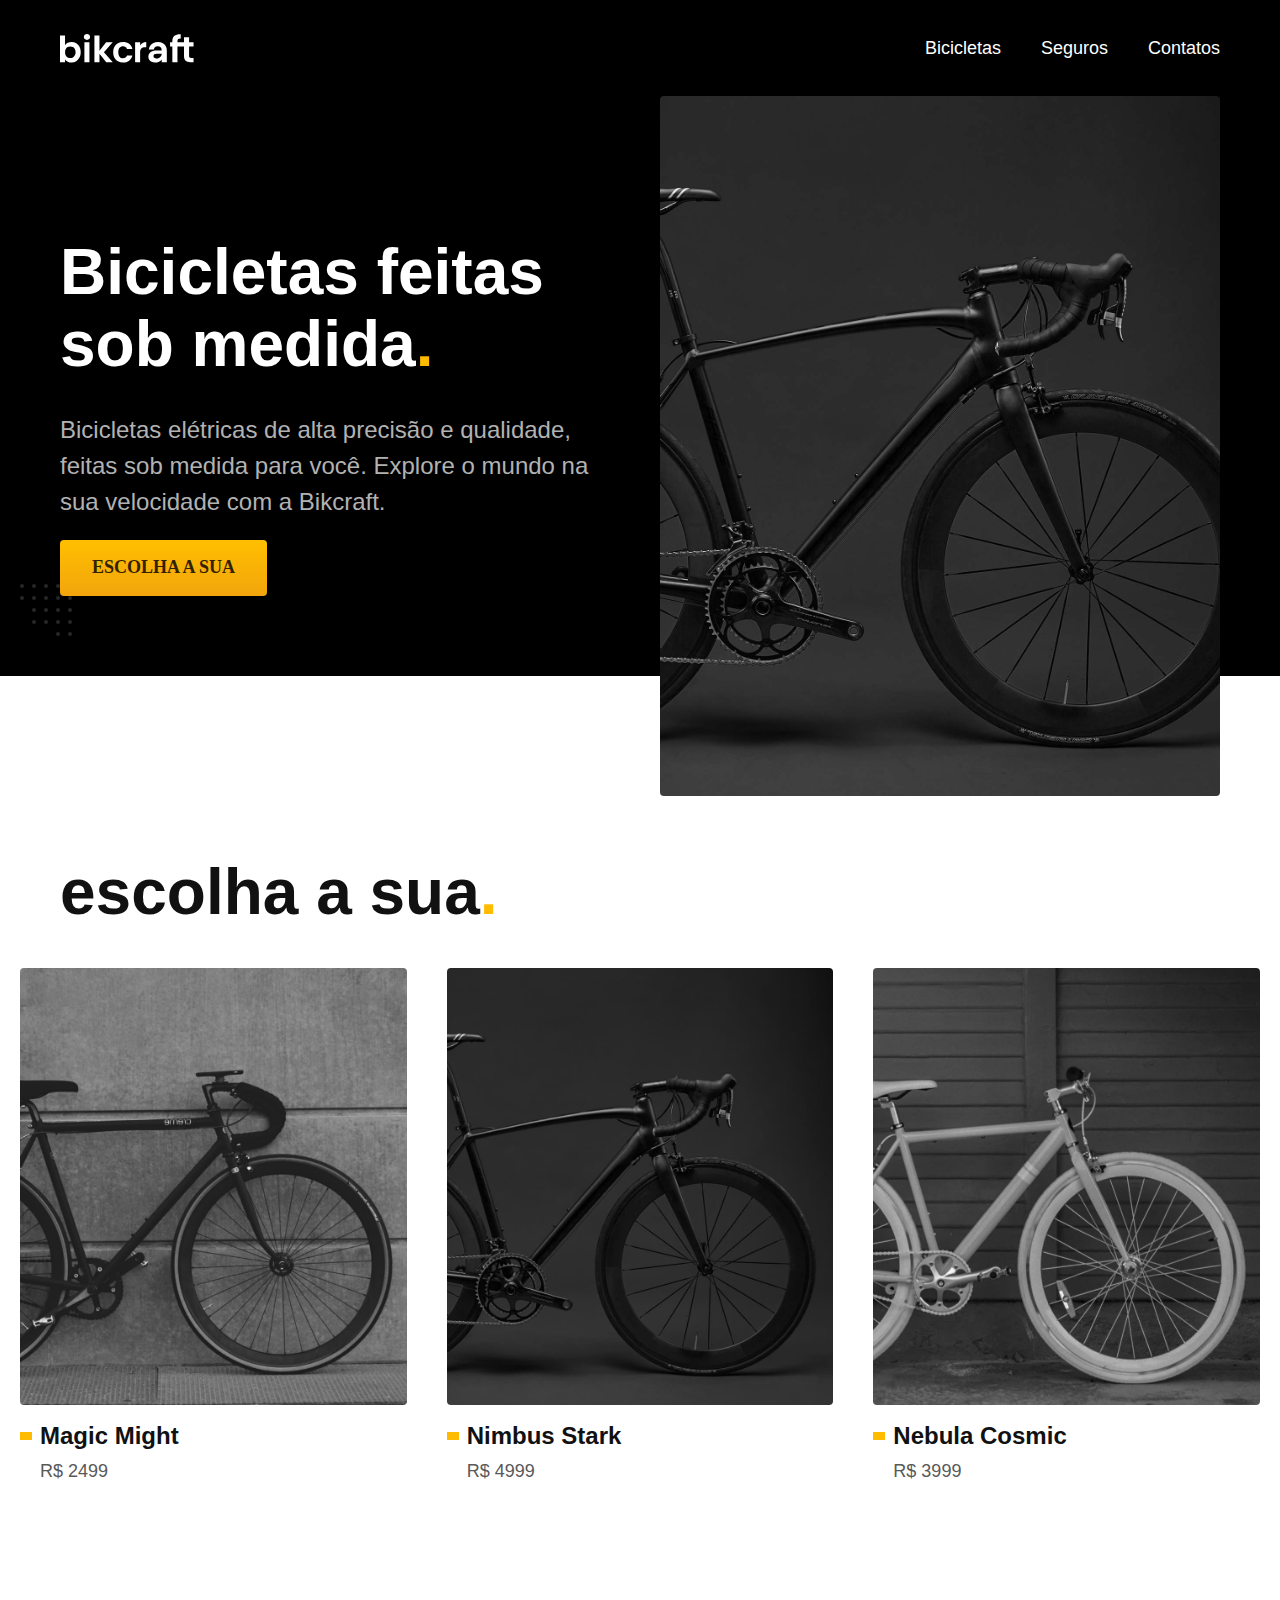
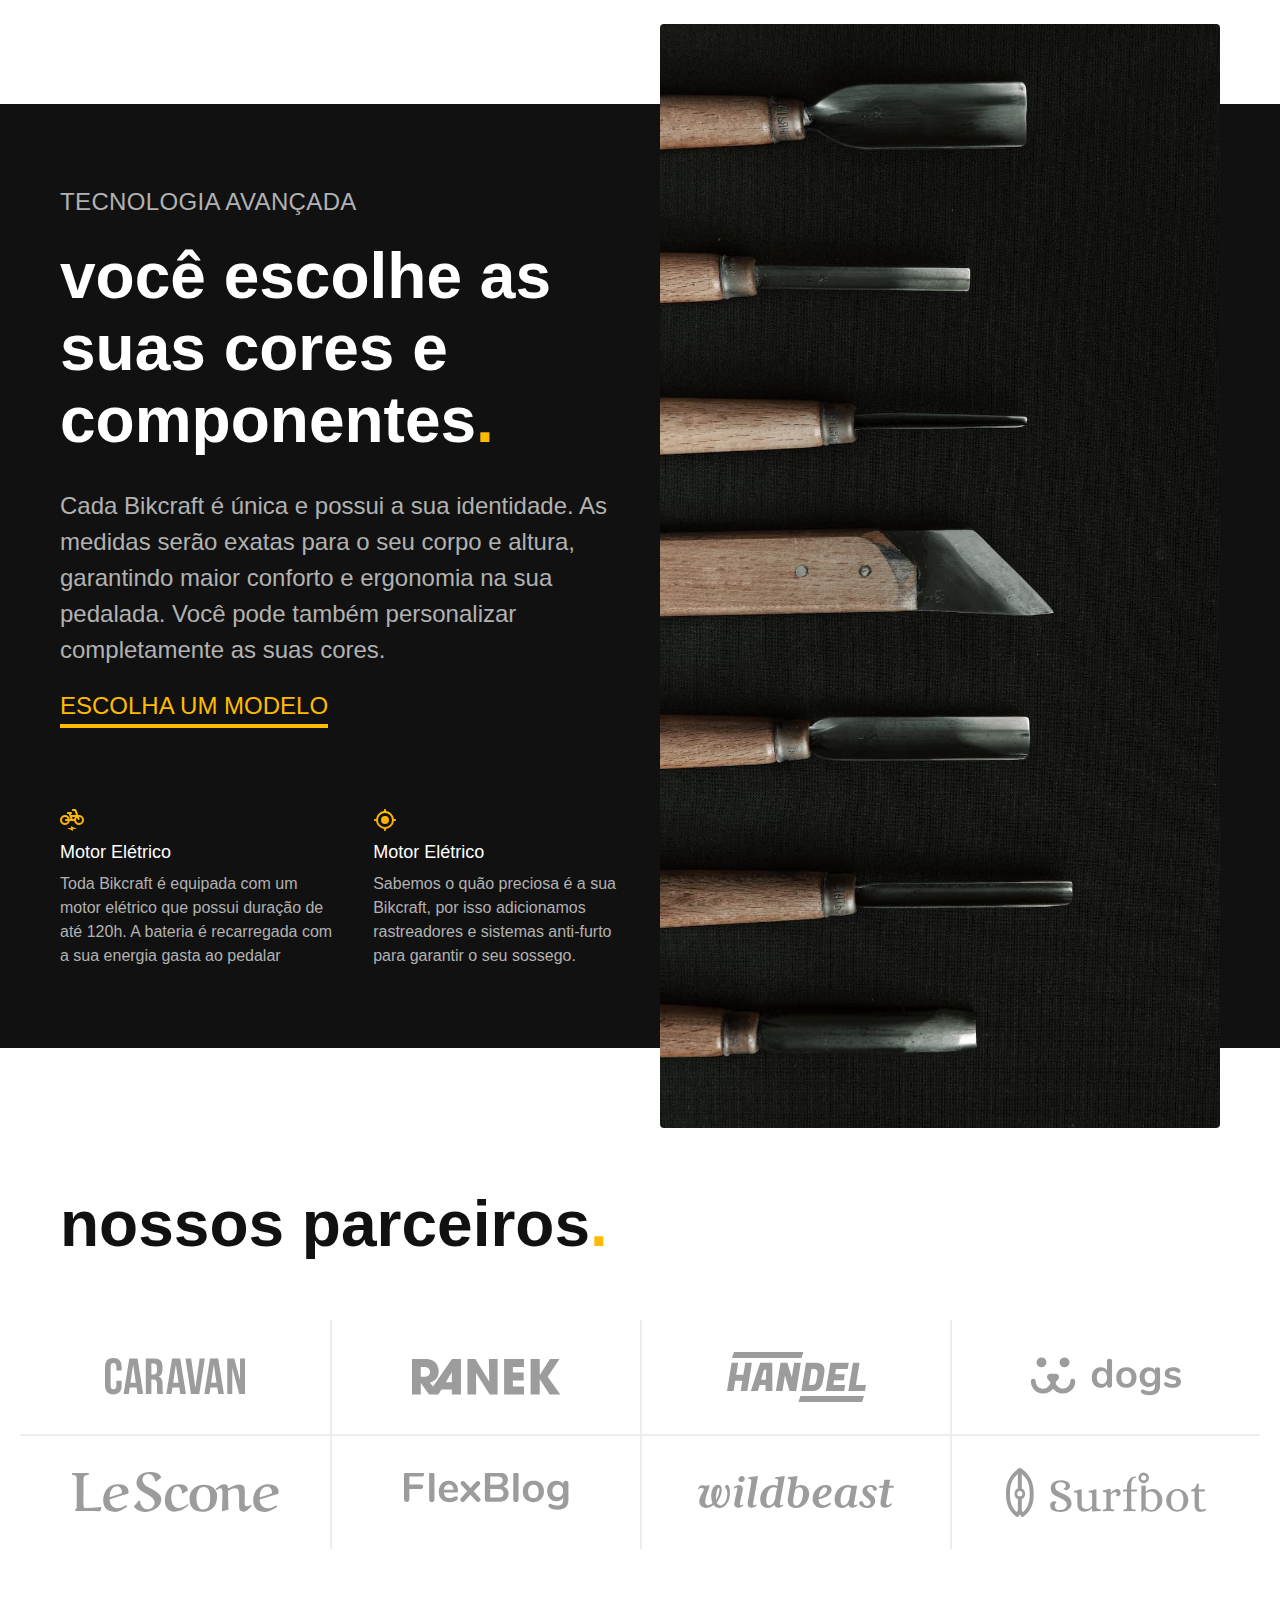
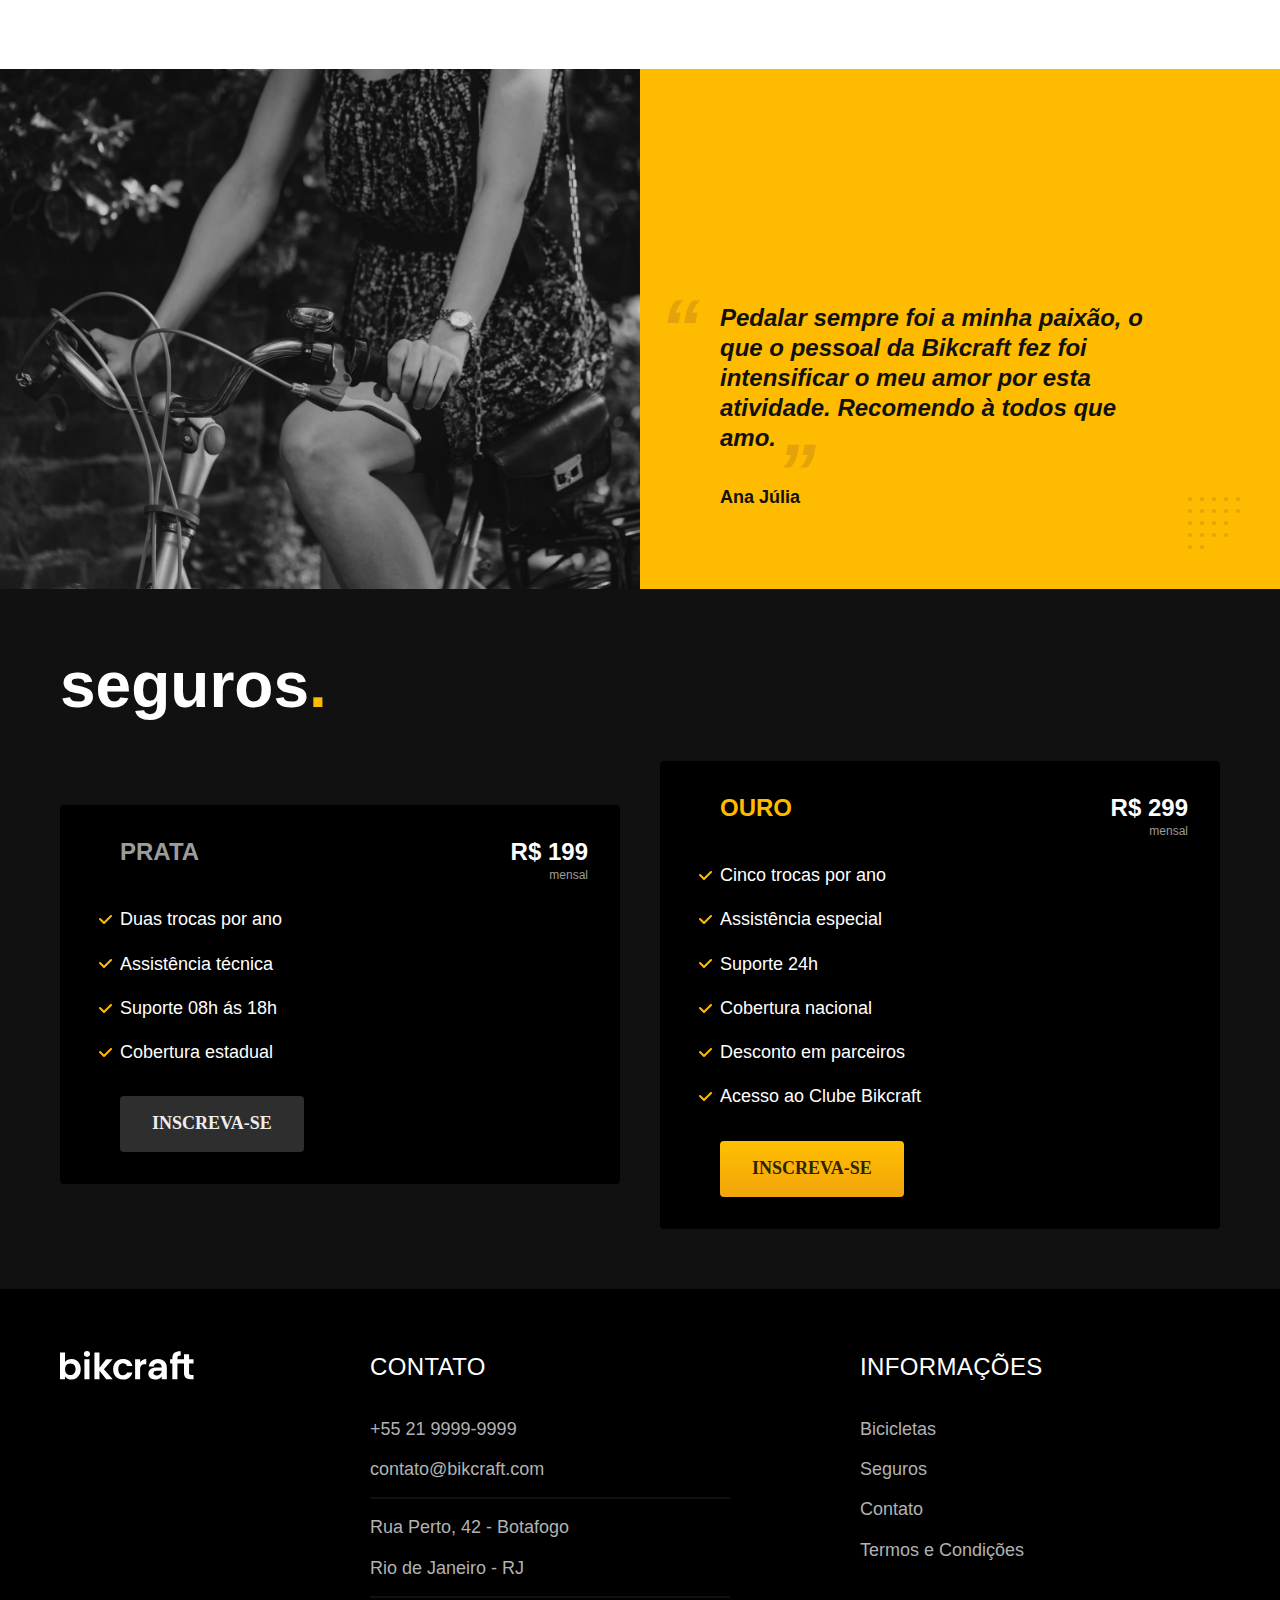
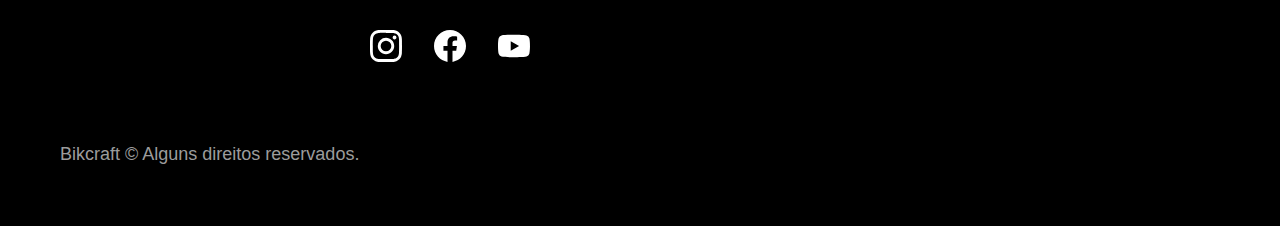
<file: index.html>
<!DOCTYPE html>
<html lang="pt-br">
<head>
    <meta charset="UTF-8">
    <meta name="viewport" content="width=device-width, initial-scale=1.0">
    <title>Bikcraft - Bicicletas Eletricas Elétricas</title>
    <meta name="description"content= "Bicicletas elétricas de alta precisão e qualidade, 
    feitas sob medida para o cliete. Explore o mundo na sua velocidade com a Bikccraft." >
    <link rel="preload" href="./css/style.css" as="style">
    <link rel="stylesheet" href="./css/style.css">

</head>

<body>

<header class="header-bg">
<div class="header container">
    <a href="./"><img src="./img/bikcraft.svg" width="136" height="32" alt="Bikccraft"></a>
    <nav aria-label="primaria"> 
        <ul class="header-menu font-1-m  cor-0">
            <li><a href="./bicicletas.html">Bicicletas</a></li>
            <li><a href="./seguros.html">Seguros</a></li>
            <li><a href="./contato.html">Contatos</a></li>
        </ul>
    </nav>
</div>
</header>

<main class="introducao-bg">
    <div class="introducao container">
        <div class="introducao-conteudo">         
        <h1 class="font-1-xxl cor-0">Bicicletas feitas sob medida<span class="cor-p1">.</span></h1>
        <p class="font-2-l cor-5">Bicicletas elétricas de alta precisão e qualidade,
    feitas sob medida para você.
    Explore o mundo na sua velocidade com a Bikcraft.</p>
    <a class="botao" href="./bicicletas.html">Escolha a sua</a>
</div>

<picture>
   <source media="(max-width: 800px)" srcset="./img/bicicletas/nimbus.jpg">
    <img src="./img/fotos/introducao.jpg" alt="Bicicletas elétricas pretas">
</picture>

    </div>

</main>

<article class="bicicletas-lista">

    <h2 class=" container font-1-xxl"> escolha a sua<span class="cor-p1">.</span> </h2> 
    <ul>

    <li>                 
        <a href="./bicicletas/magic.html">  
        <img src="./img/bicicletas/magic-home.jpg" width="920" height="1040" alt="Bicicleta preta">
        <h3 class="font-1-xl">Magic Might</h3>
        <span class="font-2-m cor-8">R$ 2499</span>
        </a>
    </li>

    <li>                 
        <a href="./bicicletas/nimbus.html">  
        <img src="./img/bicicletas/nimbus-home.jpg" width="920" height="1040" alt="Bicicleta preta">
        <h3 class="font-1-xl">Nimbus Stark</h3>
    <span class="font-2-m cor-8">R$ 4999 </span>
        </a>
    </li>

    <li>                 
        <a href="./bicicletas/nebula.html">  
        <img src="./img/bicicletas/nebula-home.jpg"  width="920" height="1040" alt="Bicicleta preta">
        <h3 class="font-1-xl">Nebula Cosmic</h3>
        <span class="font-2-m cor-8">R$ 3999</span>
        </a>
    </li>

    </ul> 

</article>

<article class="tecnologia-bg">
    <div class="tecnologia container">
        <div class="tecnologia-conteudo">
            <span class="font-2-l-b cor-5">Tecnologia avançada</span>
            <h2 class="font-1-xxl cor-0">você escolhe as suas cores e componentes<span class="cor-p1">.</span></h2>
            <p class="font-2-l cor-5">Cada Bikcraft é única e possui a sua identidade. As medidas serão
        exatas para o seu corpo e altura, garantindo maior conforto e  ergonomia na sua pedalada. Você pode também personalizar completamente
            as suas cores.</p>

            <a class="link" href="./bicicletas.html"> Escolha um modelo</a>

        <div class="tecnologia-vantagens"> 
            <div>
                <img src="./img/icones/eletrica.svg" width="24" height="24" alt="">
                <h3 class="font-1-m cor-0">Motor Elétrico</h3>
                <p class="font-2-s cor-5">Toda Bikcraft é equipada com um motor elétrico que possui duração
                de até 120h. A bateria é recarregada com a sua energia gasta ao pedalar</p>
            </div>

            <div>
                <img src="./img/icones/rastreador.svg" width="24" height="24" alt="">
                <h3 class="font-1-m cor-0">Motor Elétrico </h3>
                <p class="font-2-s cor-5">Sabemos o quão preciosa é a sua Bikcraft, por isso adicionamos
                    rastreadores e sistemas anti-furto para garantir o seu sossego.</p>
            </div>

        </div>

        </div>

        <div class="tecnologia-imagem">
            <img src="./img/fotos/tecnologia.jpg" width="1200" height="1920" alt="">
        </div>

    </div>

</article>

<section class="parceiros" aria-label="Nossos Parceiros">

    <h2 class=" container font-1-xxl">nossos parceiros<span class="cor-p1">.</span></h2>

    <ul>
        <li> <img src="./img/parceiros/caravan.svg" width="140" height="38" alt="caravan"> </li>
        <li> <img src="./img/parceiros/ranek.svg" width="149" height="36" alt="ranek"> </li>
        <li> <img src="./img/parceiros/handel.svg" width="139" height="50" alt="handel"> </li>
        <li> <img src="./img/parceiros/dogs.svg" width="152" height="39" alt="dogs"> </li>
        <li> <img src="./img/parceiros/lescone.svg" width="208" height="41" alt="lescone"> </li>
        <li> <img src="./img/parceiros/flexblog.svg" width="165" height="38" alt="flexblog"> </li>
        <li> <img src="./img/parceiros/wildbeast.svg" width="196" height="34" alt="wildbeast"> </li>
        <li> <img src="./img/parceiros/surfbot.svg" width="200" height="49" alt="surfbot"> </li>
    </ul>
</section>

<section class="depoimento" aria-label="Depoimento">
    <div>
    <img src="./img/fotos/depoimento.jpg" width="1560" height="1360" alt="Pessoas pedalando uma
    bicicleta bikcraft">  
    </div>
    <div class="depoimento-conteudo">
        <blockquote class="font-1-xl cor-p5">
        <p>Pedalar sempre foi a minha paixão, o que o pessoal da Bikcraft
        fez foi intensificar o meu amor por esta atividade. Recomendo à todos que amo.</p>
        </blockquote>
        <span class="font-1-m-b cor-p4">Ana Júlia</span>
    </div>
</section>

<article class="seguros-bg">
    <div class="seguros container">
        <h2 class="font-1-xxl cor-0">seguros<span class="cor-p1">.</span></h2>

    <div class="seguros-item">
        <h3 class="font-1-xl cor-6">PRATA</h3>
        <span class="font-1-xl cor-0">R$ 199 <span class="font-1-xs cor-6">mensal</span> </span>
        <ul class="font-2-m cor-0">
            <li>Duas trocas por ano</li>
            <li>Assistência técnica</li>
            <li>Suporte 08h ás 18h</li>
            <li>Cobertura estadual</li>
        </ul>
        <a class="botao secundario" href="./orcamento.html">Inscreva-se</a>
    </div>

    <div class="seguros-item">
        <h3 class="font-1-xl cor-p1">OURO</h3>
        <span class="font-1-xl cor-0">R$ 299 <span class="font-1-xs cor-6">mensal</span> </span>
        <ul class="font-2-m cor-0">
            <li>Cinco trocas por ano</li>
            <li>Assistência especial</li>
            <li>Suporte 24h</li>
            <li>Cobertura nacional</li>
            <li>Desconto em parceiros</li>
            <li>Acesso ao Clube Bikcraft</li>
        </ul>
        <a class="botao" href="./orcamento.html">Inscreva-se</a>
    </div>
    </div>
</article>

<footer class="footer-bg">
    <div class="footer container">
        <img src="./img/bikcraft.svg" width="136" height="32" alt="Bikcraft">
        <div class="footer-contato">
            <h3 class="font-2-l-b cor-0">Contato</h3>
            <ul class="font-2-m cor-5">
                <li><a href="tel:+55 21 9999-9999">+55 21 9999-9999</a></li>
                <li><a href="mailto:contato@bikcraft.com">contato@bikcraft.com</a></li>
                <li>Rua Perto, 42 - Botafogo</li>
                <li>Rio de Janeiro - RJ</li>
            </ul>
            <div class="footer-redes">
                <a href="./">
                <img src="./img/redes/instagram.svg" width="32" height="32" alt="Instagram">
                </a>
                <a href="./">
                <img src="./img/redes/facebook.svg" width="32" height="32" alt="Facebook">
                </a>
                <a href="./">
                <img src="./img/redes/youtube.svg" width="32" height="32" alt="Youtube">
                </a>
            </div>
        </div>
        <div class="footer-informacoes">
            <h3 class="font-2-l-b cor-0">Informações</h3>
            <nav>
                <ul class="font-1-m cor-5">
                    <li><a href="./bicicletas.html">Bicicletas</a></li>
                    <li><a href="./seguros.html">Seguros</a></li>
                    <li><a href="./contato.html">Contato</a></li>
                    <li><a href="./termos.html">Termos e Condições</a></li>
                </ul>
            </nav>
        </div>
        <p class=" footer-copy font-2-m cor-6">Bikcraft © Alguns direitos reservados.</p>
    </div>
</footer>

</body>
</html>
</file>
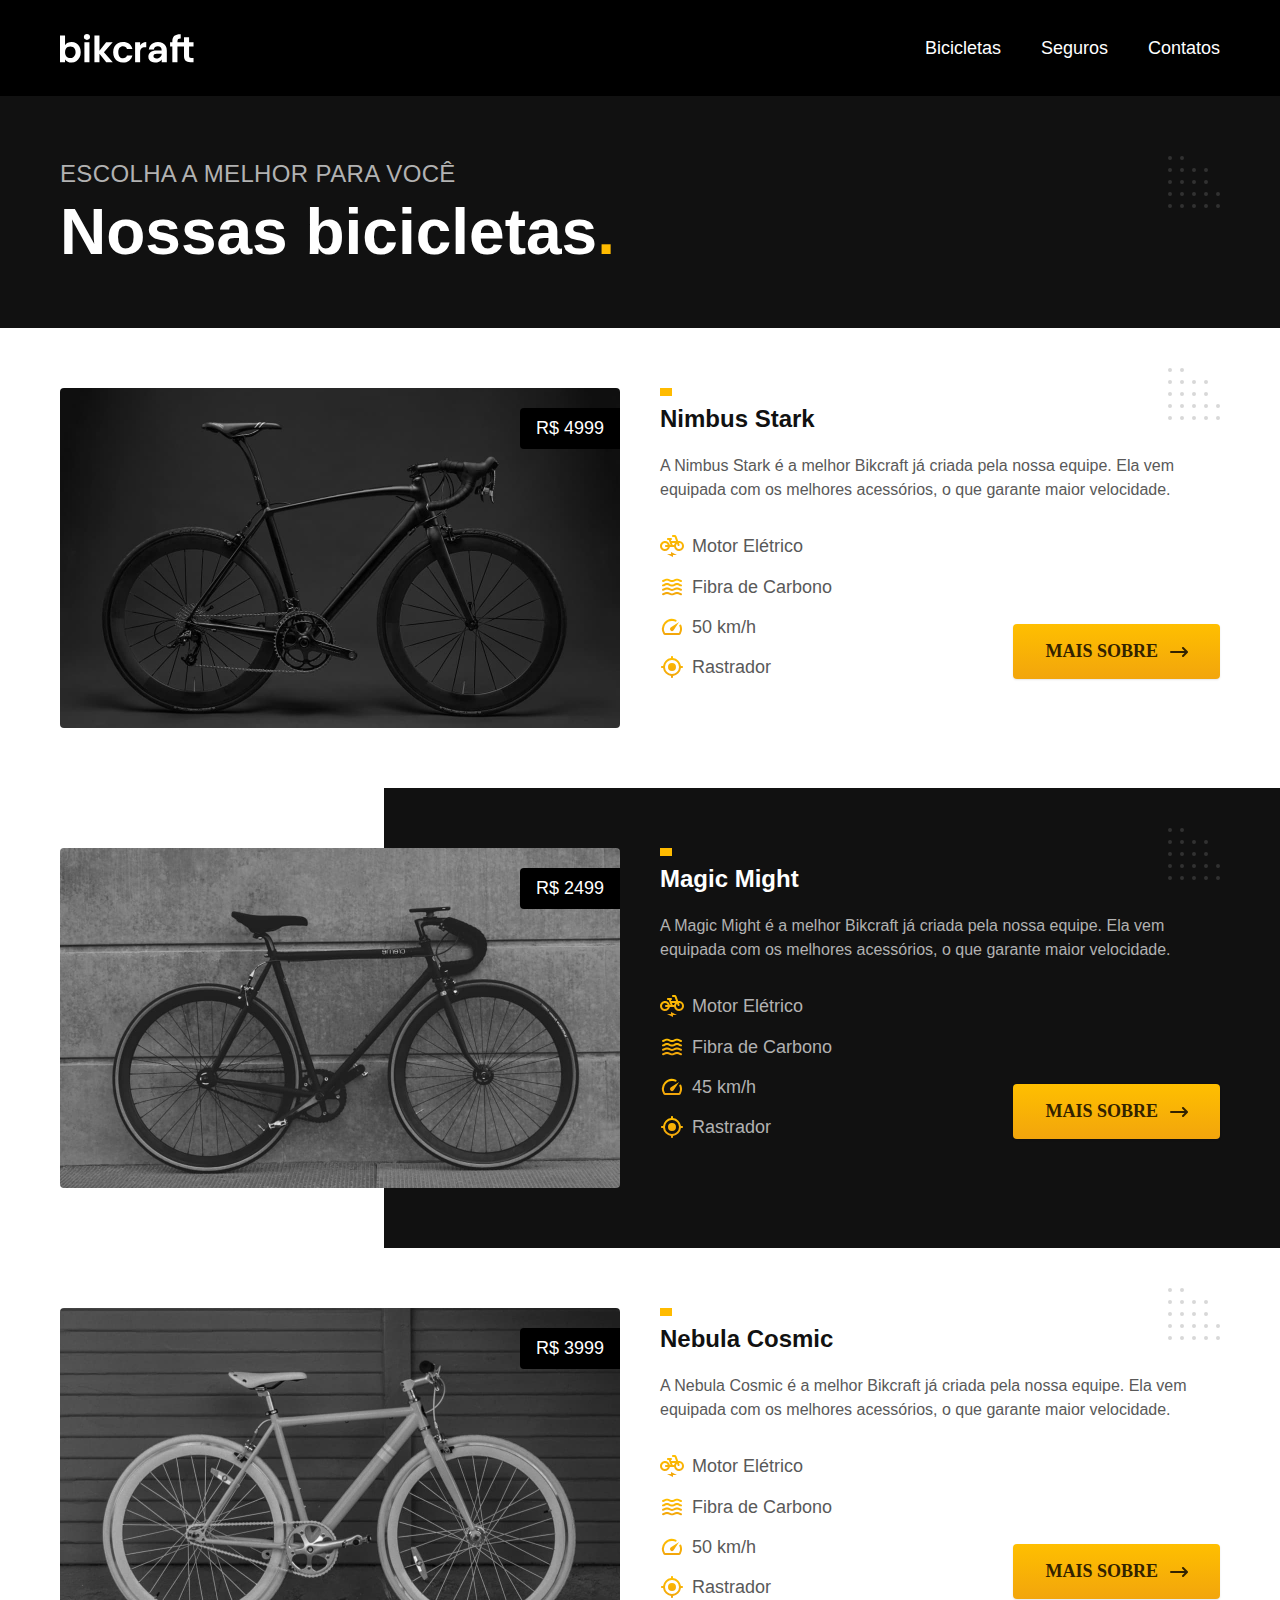
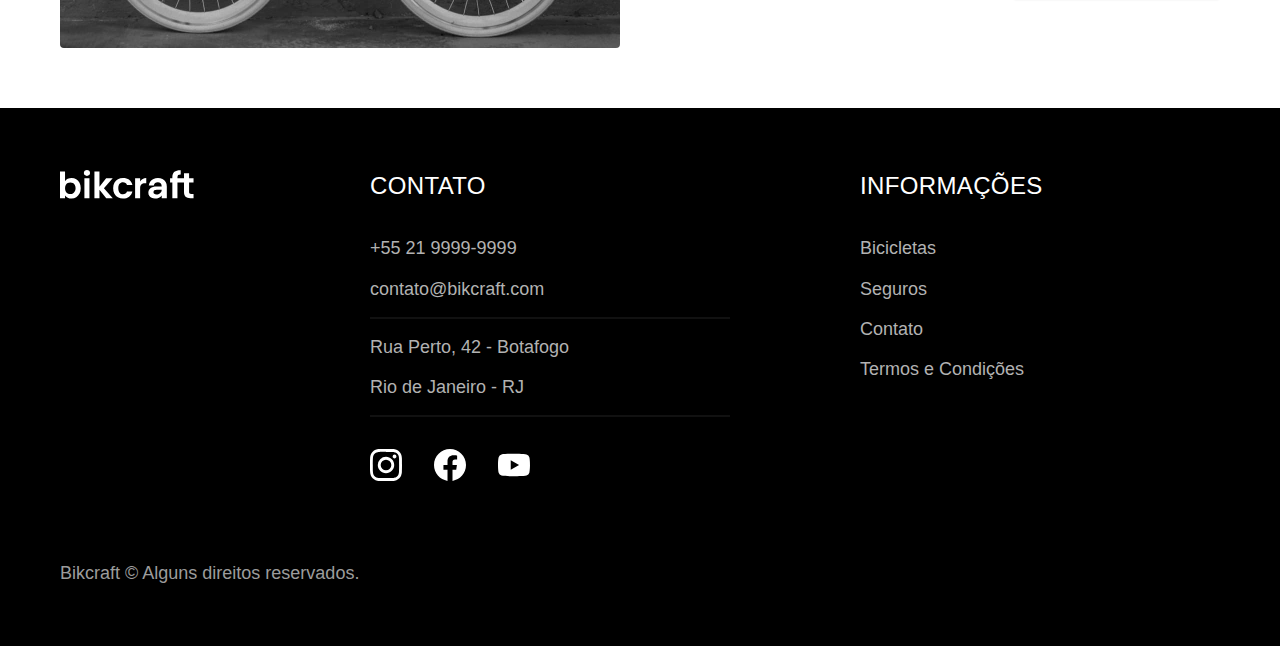
<file: bicicletas.html>
<!DOCTYPE html>
<html lang="pt-br">
<head>
    <meta charset="UTF-8">
    <meta name="viewport" content="width=device-width, initial-scale=1.0">
    <title>Bikcraft - Bicicletas Eletricas Elétricas</title>
    <meta name="description"content= "Termos e condições" >
     <link rel="preload" href="./css/style.css" as="style">
    <link rel="stylesheet" href="./css/style.css">

</head>

<body id="bicicletas">

<header class="header-bg">
<div class="header container">
    <a href="./"><img src="./img/bikcraft.svg" alt="Bikccraft"></a>
    <nav aria-label="primaria"> 
        <ul class="header-menu font-1-m  cor-0">
            <li><a href="./bicicletas.html">Bicicletas</a></li>
            <li><a href="./seguros.html">Seguros</a></li>
            <li><a href="./contato.html">Contatos</a></li>
        </ul>
    </nav>
</div>
</header>

<main>
    <div class="titulo-bg">
        <div class="titulo container">
            <p class="font-2-l-b cor-5">Escolha a melhor para Você</p>
            <h1 class="font-1-xxl cor-0">Nossas bicicletas<span class="cor-p1">.</span></h1>
        </div>
    </div>

    
        <div class="bicicletas container">
            <div class="bicicletas-imagem">
                <img src="./img/bicicletas/nimbus.jpg" alt="Bicicleta preta">
                <span class="font-2-m cor-0">R$ 4999</span>
            </div>
            <div class="bicicletas-conteudo">
                <h2 class="font-1-xl">Nimbus Stark</h2>
                <p class="font-2-s cor-8">A Nimbus Stark é a melhor Bikcraft já criada pela nossa equipe.
                Ela vem equipada com os melhores acessórios, o que garante maior velocidade.</p>
                <ul class="font-1-m cor-8"> 
                    <li><img src="./img/icones/eletrica.svg" alt="">
                    Motor Elétrico
                </li>
                    <li><img src="./img/icones/carbono.svg" alt="">
                    Fibra de Carbono
                </li>
                    <li><img src="./img/icones/velocidade.svg" alt="">
                    50 km/h
                </li>
                    <li><img src="./img/icones/rastreador.svg" alt="">
                    Rastrador
                </li>
                </ul>
                <a class="botao seta" href="./bicicletas/nimbus.html">Mais Sobre</a>
            </div>
        </div>

        <div class="bicicletas-bg">
        <div class="bicicletas container">
            <div class="bicicletas-imagem">
                <img src="./img/bicicletas/magic.jpg" alt="Bicicleta preta">
                <span class="font-2-m cor-0">R$ 2499</span>
            </div>
            <div class="bicicletas-conteudo">
                <h2 class="font-1-xl cor-0">Magic Might</h2>
                <p class="font-2-s cor-5">A Magic Might é a melhor Bikcraft já criada
                    pela nossa equipe. Ela vem equipada com os melhores acessórios,
                    o que garante maior velocidade.</p>
                <ul class="font-1-m cor-5"> 
                    <li><img src="./img/icones/eletrica.svg" alt="">
                    Motor Elétrico
                </li>
                    <li><img src="./img/icones/carbono.svg" alt="">
                    Fibra de Carbono
                </li>
                    <li><img src="./img/icones/velocidade.svg" alt="">
                    45 km/h
                </li>
                    <li><img src="./img/icones/rastreador.svg" alt="">
                    Rastrador
                </li>
                </ul>
                <a class="botao seta" href="./bicicletas/magic.html">Mais Sobre</a>
            </div>
        </div>
    </div>
    
        <div class="bicicletas container">
            <div class="bicicletas-imagem">
                <img src="./img/bicicletas/nebula.jpg" alt="Bicicleta preta">
                <span class="font-2-m cor-0">R$ 3999</span>
            </div>
                <div class="bicicletas-conteudo">
                <h2 class="font-1-xl">Nebula Cosmic</h2>
                <p class="font-2-s cor-8">A Nebula Cosmic é a melhor Bikcraft já criada pela nossa equipe.
                    Ela vem equipada com os melhores acessórios, o que garante maior velocidade.</p>
                <ul class="font-1-m cor-8"> 
                    <li><img src="./img/icones/eletrica.svg" alt="">
                    Motor Elétrico
                </li>
                    <li><img src="./img/icones/carbono.svg" alt="">
                    Fibra de Carbono
                </li>
                    <li><img src="./img/icones/velocidade.svg" alt="">
                    50 km/h
                </li>
                    <li><img src="./img/icones/rastreador.svg" alt="">
                    Rastrador
                </li>
                </ul>
                <a class="botao seta" href="./bicicletas/nebula.html">Mais Sobre</a>
            </div>
        </div>


</main>

<footer class="footer-bg">
    <div class="footer container">
        <img src="./img/bikcraft.svg" alt="Bikcraft">
        <div class="footer-contato">
            <h3 class="font-2-l-b cor-0">Contato</h3>
            <ul class="font-2-m cor-5">
                <li><a href="tel:+55 21 9999-9999">+55 21 9999-9999</a></li>
                <li><a href="mailto:contato@bikcraft.com">contato@bikcraft.com</a></li>
                <li>Rua Perto, 42 - Botafogo</li>
                <li>Rio de Janeiro - RJ</li>
            </ul>
            <div class="footer-redes">
                <a href="./">
                <img src="./img/redes/instagram.svg" alt="Instagram">
                </a>
                <a href="./">
                <img src="./img/redes/facebook.svg" alt="Facebook">
                </a>
                <a href="./">
                <img src="./img/redes/youtube.svg" alt="Youtube">
                </a>
            </div>

        </div>

        <div class="footer-informacoes">
            <h3 class="font-2-l-b cor-0">Informações</h3>
            <nav>
                <ul class="font-1-m cor-5">
                    <li><a href="./bicicletas.html">Bicicletas</a></li>
                    <li><a href="./seguros.html">Seguros</a></li>
                    <li><a href="./contato.html">Contato</a></li>
                    <li><a href="./termos.html">Termos e Condições</a></li>
                </ul>
            </nav>
        </div>
        <p class=" footer-copy font-2-m cor-6">Bikcraft © Alguns direitos reservados.</p>
    </div>
</footer>

</body>
</html>
</file>
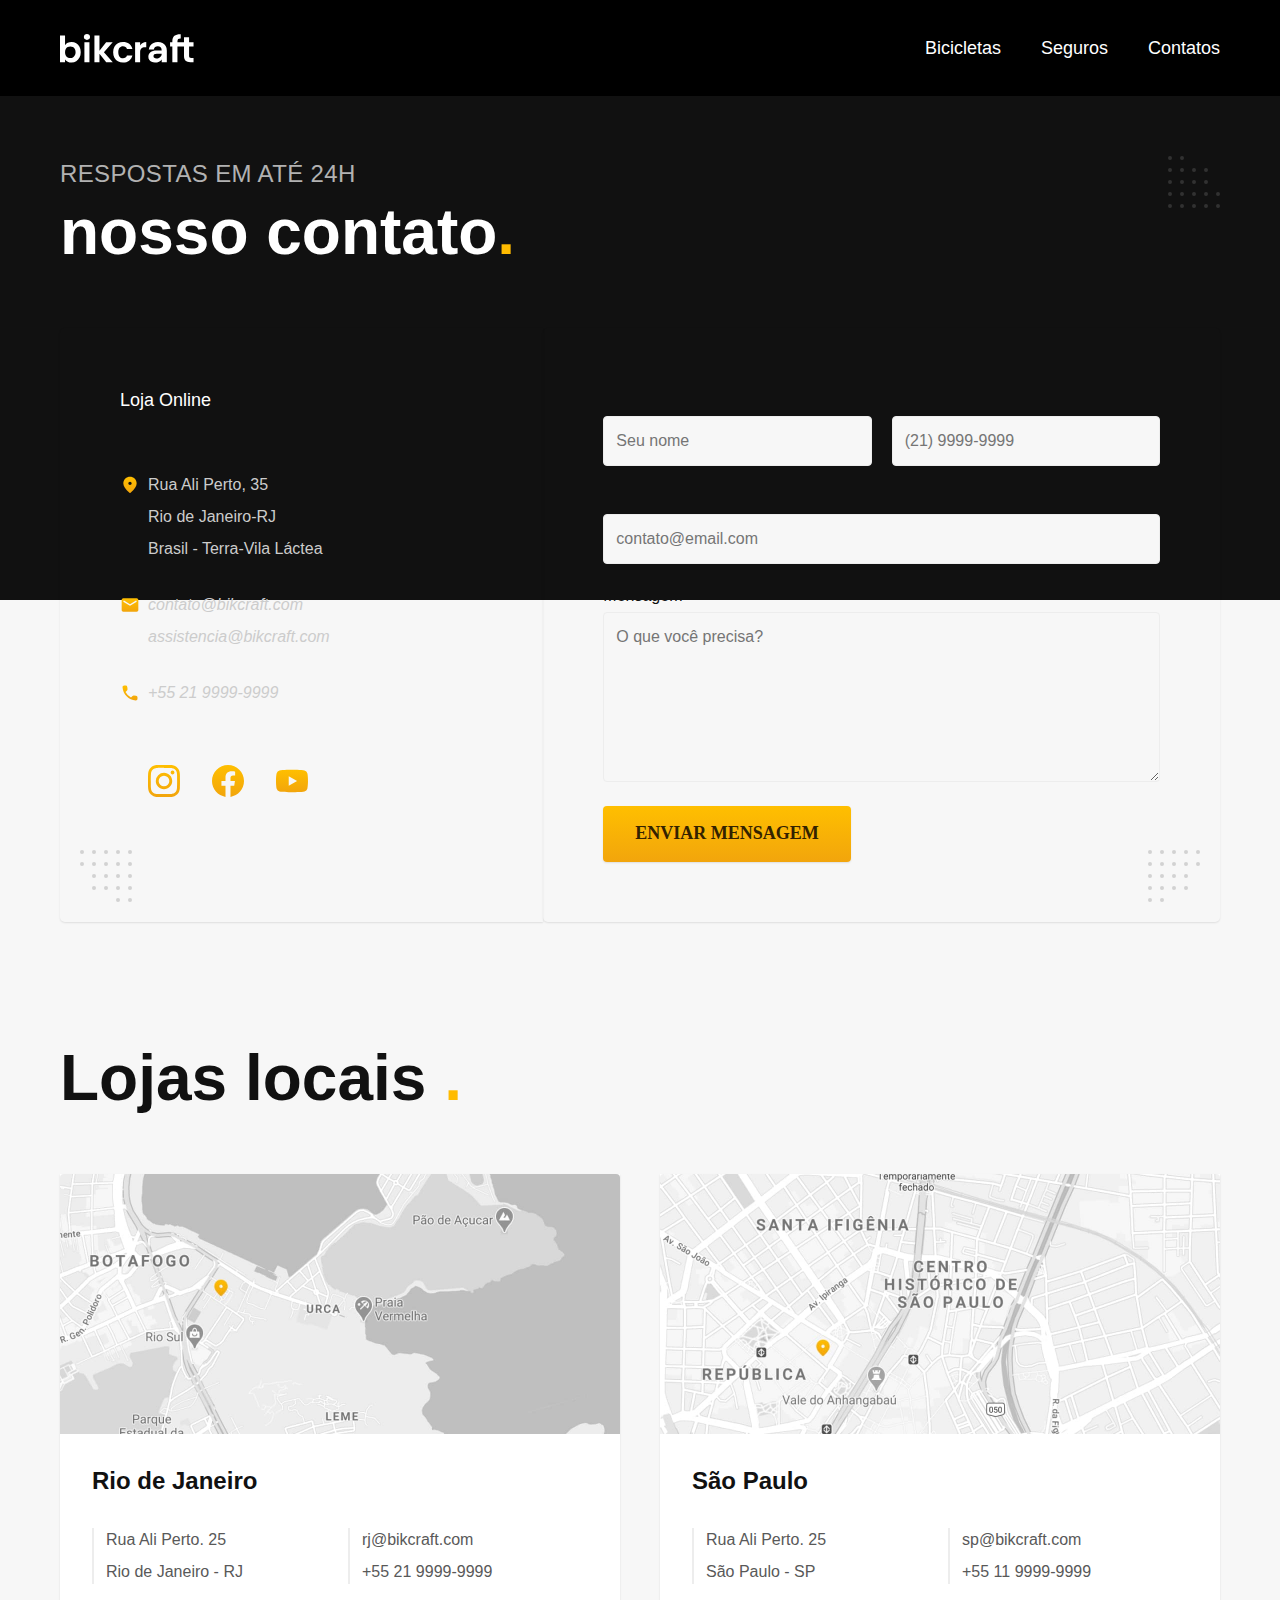
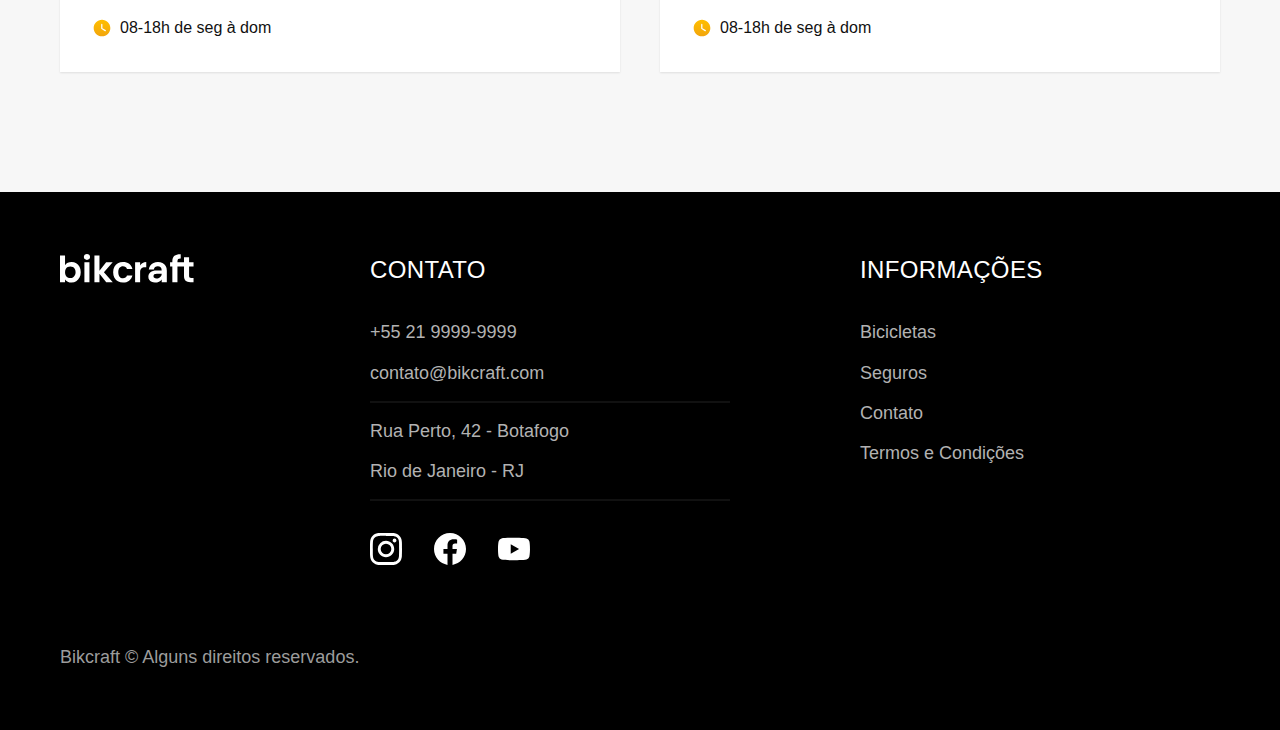
<file: contato.html>
<!DOCTYPE html>
<html lang="pt-br">
<head>
    <meta charset="UTF-8">
    <meta name="viewport" content="width=device-width, initial-scale=1.0">
    <title>Contato</title>
    <meta name="description"content= "Contato" >
     <link rel="preload" href="./css/style.css" as="style">
    <link rel="stylesheet" href="./css/style.css">

</head>

<body id="contato">

<header class="header-bg">
<div class="header container">
    <a href="./"><img src="./img/bikcraft.svg" alt="Bikcraft"></a>
    <nav aria-label="primaria"> 
        <ul class="header-menu font-1-m  cor-0">
            <li><a href="./bicicletas.html">Bicicletas</a></li>
            <li><a href="./seguros.html">Seguros</a></li>
            <li><a href="./contato.html">Contatos</a></li>
        </ul>
    </nav>
</div>
</header>

<main>
    <div class="titulo-bg">
        <div class="titulo container">
            <p class="font-2-l-b cor-5">Respostas em até 24h</p>
            <h1 class="font-1-xxl cor-0">nosso contato<span class="cor-p1">.</span></h1>
        </div>
    </div>

    <div class="contato container">
        <section class="contato-dados" aria-label="Endereço">
            <h2 class="font-1-m cor-0">Loja Online</h2>
            <div class="contato-endereco font-2-s cor-4">
                <p>Rua Ali Perto, 35</p>
                <p>Rio de Janeiro-RJ</p>
                <p>Brasil - Terra-Vila Láctea</p>
            </div>

            <address class="contato-meios font-2-s cor-4">
                <a href="mailto:contato@bikcraft.com">contato@bikcraft.com</a>
                <a href="mailto:assistencia@bikcraft.com">assistencia@bikcraft.com</a>
                <a href="tel:+55 21 9999-9999">+55 21 9999-9999</a>
            </address>

            <div class="contato-redes">
                <a href="./">
                    <img src="./img/redes/instagram-p.svg" alt="Instagram">
                    </a>
                    <a href="./">
                    <img src="./img/redes/facebook-p.svg" alt="Facebook">
                    </a>
                    <a href="./">
                    <img src="./img/redes/youtube-p.svg" alt="Youtube">
                    </a>

            </div>

        </section>

        <section class="contato-formulario" aria-label="Formulário">
            <form class="form" action="./contato.html">
                <div>
                <label for="name">Nome</label>
               <input type="text" name="nome" id="nome" placeholder="Seu nome">
            </div>

            <div>
                <label for="telefone">Telefone</label>
               <input type="text" name="telefone" id="telefone" placeholder="(21) 9999-9999">
            </div>

            <div class="col-2">
                <label for="email">Email</label>
               <input type="email" name="" id="email" placeholder="contato@email.com">
            </div>

            <div class="col-2">
                <label for="mensagem">Mensagem</label>
               <textarea name="mensagem" id="mensagem" rows="6" placeholder="O que você precisa?"></textarea>
            </div>

            <button class="botao col-2">Enviar Mensagem</button>

            </form>

        </section>

    </div>
    
</main>

<article class="lojas container">
    <h2 class="font-1-xxl">Lojas locais <span class="cor-p1">.</span></h2>
    <div class="lojas-item">
        <img src="./img/lojas/rj.jpg" alt=" Mapa marcando o endereço em 
        Rua Ali Perto, 25 - Rio de Janeiro - RJ">
        <div class="lojas-conteudo"> 
            <h3 class="font-1-xl">Rio de Janeiro</h3>
        <div class="lojas-dados font-2-s cor-8">
            <p>Rua Ali Perto. 25</p>
            <p> Rio de Janeiro - RJ</p>
        </div>
        <div class="lojas-dados font-2-s cor-8">
            <a href="mailto:rj@bikcraft.com">rj@bikcraft.com</a>
                <a href="tel:+55 21 9999-9999">+55 21 9999-9999</a>
        </div>
    <p class="lojas-tempo font-1-s"> <img src="./img/icones/horario.svg" alt=""> 08-18h de seg à dom</p>
</div>
    </div>

    <div class="lojas-item">
        <img src="./img/lojas/sp.jpg" alt=" Mapa marcando o endereço em 
        Rua Ali Perto, 25 - São Paulo - SP">
        <div class="lojas-conteudo">
            <h3 class="font-1-xl">São Paulo</h3>

        <div class="lojas-dados font-2-s cor-8">
            <p>Rua Ali Perto. 25</p>
            <p> São Paulo - SP</p>
        </div>
        <div class="lojas-dados font-2-s cor-8">
            <a href="mailto:sp@bikcraft.com">sp@bikcraft.com</a>
                <a href="tel:+55 11 9999-9999">+55 11 9999-9999</a>
        </div>
    <p class="lojas-tempo font-1-s"> <img src="./img/icones/horario.svg" alt=""> 08-18h de seg à dom</p>
</div>
    </div>

</article>

<footer class="footer-bg">
    <div class="footer container">
        <img src="./img/bikcraft.svg" alt="Bikcraft">
        <div class="footer-contato">
            <h3 class="font-2-l-b cor-0">Contato</h3>
            <ul class="font-2-m cor-5">
                <li><a href="tel:+55 21 9999-9999">+55 21 9999-9999</a></li>
                <li><a href="mailto:contato@bikcraft.com">contato@bikcraft.com</a></li>
                <li>Rua Perto, 42 - Botafogo</li>
                <li>Rio de Janeiro - RJ</li>
            </ul>
            <div class="footer-redes">
                <a href="./">
                <img src="./img/redes/instagram.svg" alt="Instagram">
                </a>
                <a href="./">
                <img src="./img/redes/facebook.svg" alt="Facebook">
                </a>
                <a href="./">
                <img src="./img/redes/youtube.svg" alt="Youtube">
                </a>
            </div>
        </div>
        <div class="footer-informacoes">
            <h3 class="font-2-l-b cor-0">Informações</h3>
            <nav>
                <ul class="font-1-m cor-5">
                    <li><a href="./bicicletas.html">Bicicletas</a></li>
                    <li><a href="./seguros.html">Seguros</a></li>
                    <li><a href="./contato.html">Contato</a></li>
                    <li><a href="./termos.html">Termos e Condições</a></li>
                </ul>
            </nav>
        </div>
        <p class=" footer-copy font-2-m cor-6">Bikcraft © Alguns direitos reservados.</p>
    </div>
</footer>

</body>
</html>
</file>
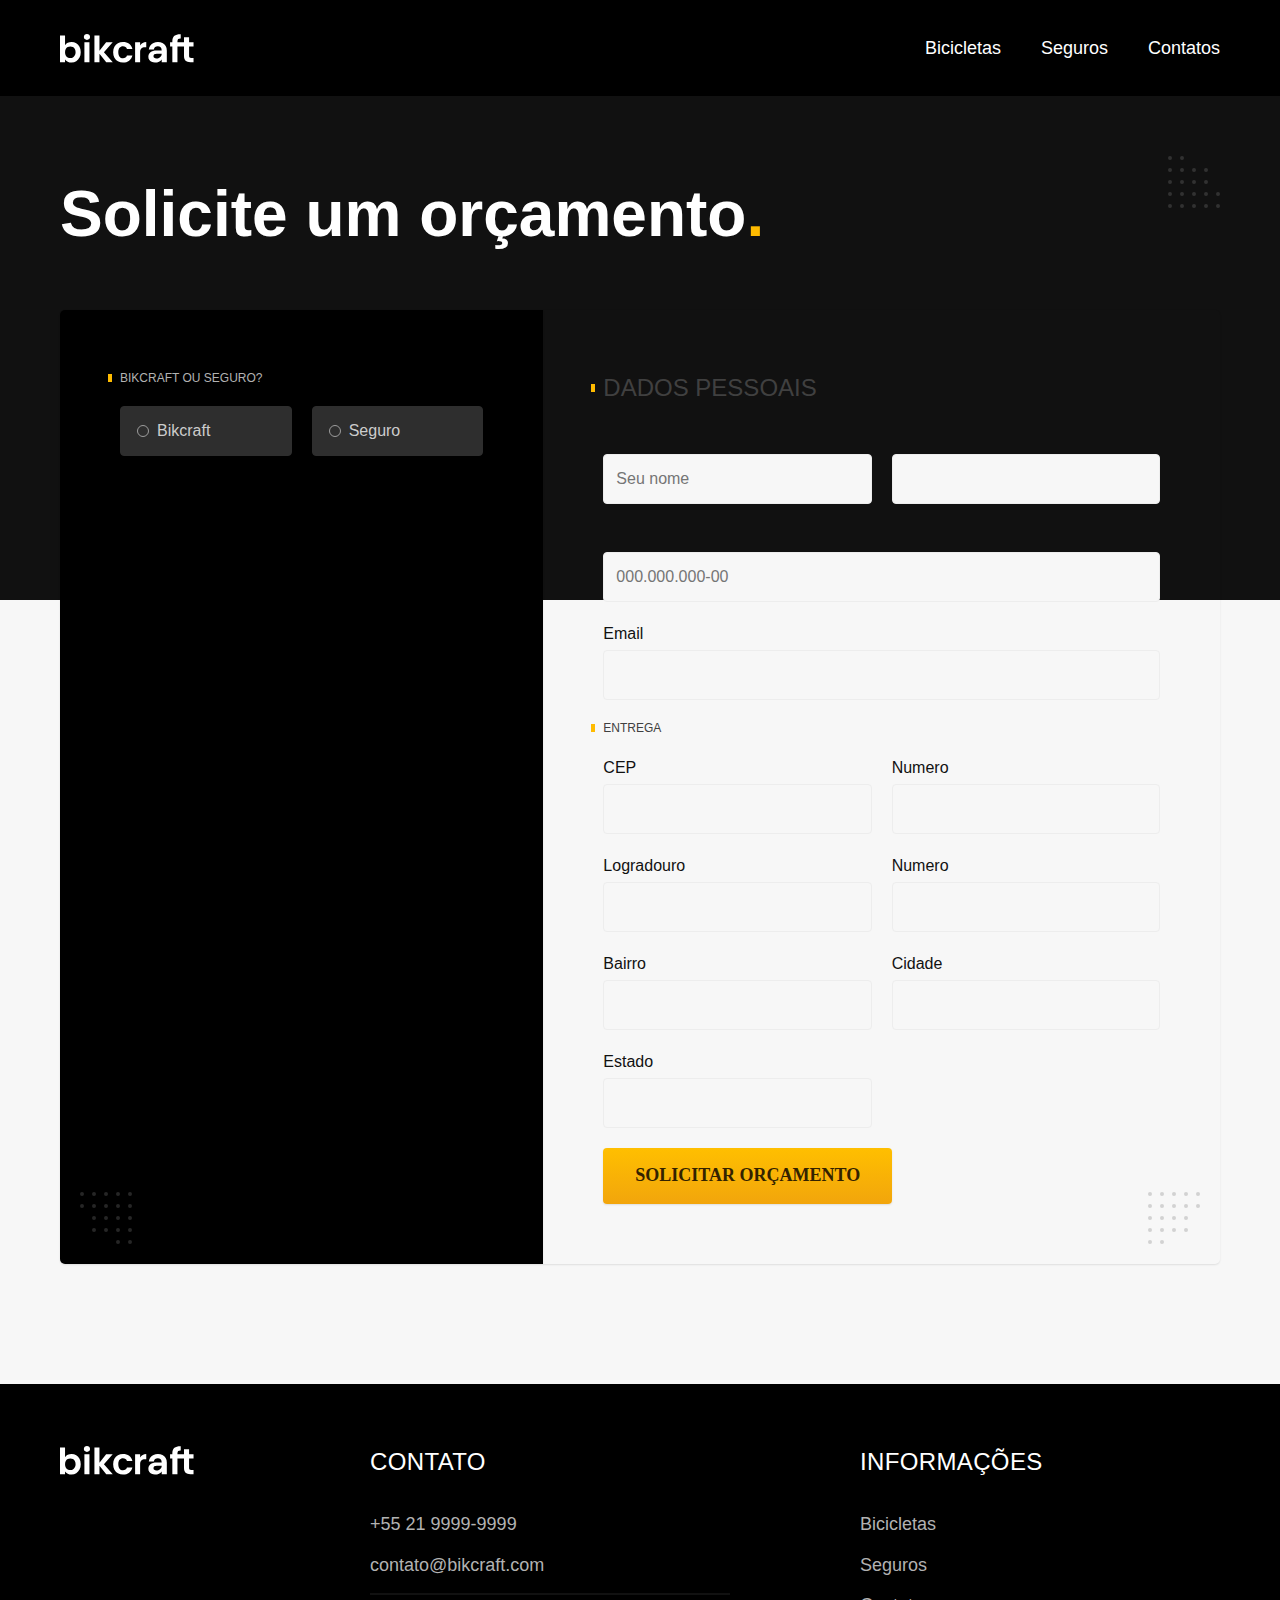
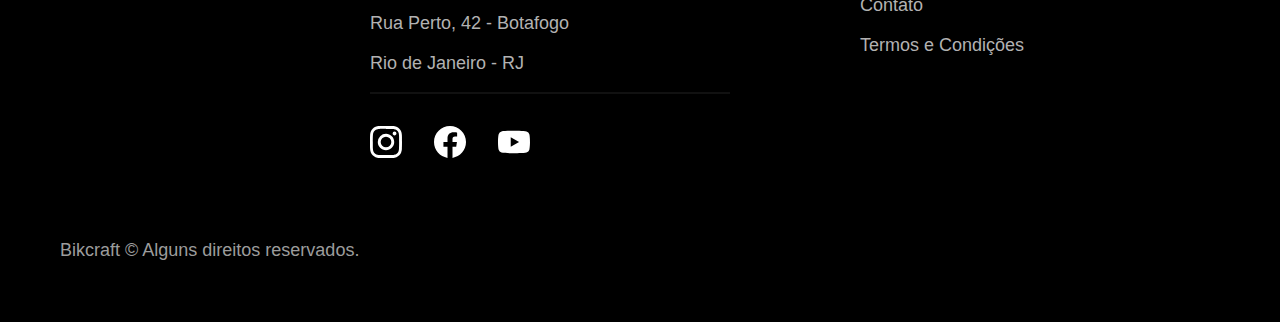
<file: orcamento.html>
<!DOCTYPE html>
<html lang="pt-br">
<head>
    <meta charset="UTF-8">
    <meta name="viewport" content="width=device-width, initial-scale=1.0">
    <title>Orçamento</title>
    <meta name="description"content= "Orçamento" >
     <link rel="preload" href="./css/style.css" as="style">
    <link rel="stylesheet" href="./css/style.css">

</head>

<body id="orcamento">

<header class="header-bg">
<div class="header container">
    <a href="./"><img src="./img/bikcraft.svg" alt="Bikcraft"></a>
    <nav aria-label="primaria"> 
        <ul class="header-menu font-1-m  cor-0">
            <li><a href="./bicicletas.html">Bicicletas</a></li>
            <li><a href="./seguros.html">Seguros</a></li>
            <li><a href="./contato.html">Contatos</a></li>
        </ul>
    </nav>
</div>
</header>

<main>
    <div class="titulo-bg">
        <div class="titulo container">Cotações no seu email</p>
            <h1 class="font-1-xxl cor-0">Solicite um orçamento<span class="cor-p1">.</span></h1>
        </div>
    </div>

    <form  class="orcamento container" action="">
        <div class="orcamento-produto">
            <h2 class="font-1-xs cor-5">Bikcraft ou Seguro?</h2>

            <input type="radio" name="tipo" value="bikcraft" id="bikcraft">
            <label for="bikcraft">Bikcraft</label>

            <input type="radio" name="tipo" value="seguro" id="seguro">
            <label for="seguro">Seguro</label>

            <div class="orcamento-conteudo" id="orcamento-bikcraft">
                <h2 class="font-1-xs cor-5">Escolha a sua </h2>

                <input type="radio" name="produto" value="nimbus" id="nimbus">
            <label for="nimbus">Nimbus Stark <span>R$ 4999</span></label>
            <div class="orcamento-detalhes">
                <ul class="font-1-xs cor-8">
                    <li><img src="./img/icones/eletrica.svg" alt="">Motor Elétrico</li>
                    <li><img src="./img/icones/carbono.svg" alt="">Fibra de Carbono</li>
                    <li><img src="./img/icones/velocidade.svg" alt="">50 km/h</li>
                    <li><img src="./img/icones/rastreador.svg" alt="">Rastreador</li>
                </ul>
                <img src="./img/bicicletas/nimbus.jpg" alt="Bicicleta preta">
            </div>

            <input type="radio" name="produto" value="magic" id="magic">
            <label for="magic">Magic Might <span> R$ 2499</span></label>
            <div class="orcamento-detalhes">
                <ul class="font-1-xs cor-8">
                    <li><img src="./img/icones/eletrica.svg" alt="">Motor Elétrico</li>
                    <li><img src="./img/icones/carbono.svg" alt="">Fibra de Carbono</li>
                    <li><img src="./img/icones/velocidade.svg" alt="">45 km/h</li>
                    <li><img src="./img/icones/rastreador.svg" alt="">Rastreador</li>
                </ul>
                <img src="./img/bicicletas/magic.jpg" alt="Bicicleta preta">
            </div>
            <input type="radio" name="produto" value="nebula" id="nebula">
            <label for="nebula">Nebula Cosmic <span>R$ 3999</span> </label>
            <div class="orcamento-detalhes">
                <ul class="font-1-xs cor-8">
                    <li><img src="./img/icones/eletrica.svg" alt="">Motor Elétrico</li>
                    <li><img src="./img/icones/carbono.svg" alt="">Fibra de Carbono</li>
                    <li><img src="./img/icones/velocidade.svg" alt="">40 km/h</li>
                    <li><img src="./img/icones/rastreador.svg" alt="">Rastreador</li>
                </ul>
                <img src="./img/bicicletas/nebula.jpg" alt="Bicicleta branca">
            </div>

            </div>

            <div class="orcamento-conteudo" id="orcamento-seguro">
                <h2 class="font-1-xs cor-5">Escolha o plano </h2>

                <input type="radio" name="produto" value="prata" id="prata">
            <label for="prata">Prata <span>R$ 199</span></label>

            <input type="radio" name="produto" value="ouro" id="ouro">
            <label for="ouro"> Ouro <span>R$ 299</span></label>
            </div>
        </div>
        <div class="orcamento-dados form">
            <h2 class="font-1-l cor-9 col-2">dados pessoais</h2>
            <div>
                <label for="name">Nome</label>
               <input type="text" name="nome" id="nome" placeholder="Seu nome">
            </div>
            <div>
                <label for="sobrenome">sobrenome</label>
               <input type="text" name="sobrenome" id="sobrenome">
            </div>
            <div class="col-2">
                <label for="cpf">CPF</label>
               <input type="text" name="CPF" id="cpf" placeholder="000.000.000-00">
            </div>
            <div class="col-2">
                <label for="email">Email</label>
               <input type="email" name="email" id="email">
            </div>

            <h2 class="font-1-xs cor-9 col-2">entrega</h2>

            <div>
                <label for="cep">CEP</label>
               <input type="text" name="cep"cep id="cep">
            </div>
            <div>
                <label for="numero">Numero</label>
               <input type="text" name="numero" id="numero">
            </div>
            <div>
                <label for="logradouro">Logradouro</label>
               <input type="text" name="logradouro" id="logradouro">
            </div>
            <div>
                <label for="numero">Numero</label>
               <input type="text" name="numero" id="numero">
            </div>
            <div>
                <label for="bairro">Bairro</label>
               <input type="text" name="bairro" id="bairro">
            </div>
            <div>
                <label for="cidade">Cidade</label>
               <input type="text" name="cidade" id="cidade">
            </div>
            <div>
                <label for="estado">Estado</label>
               <input type="text" name="estado" id="estado">
            </div>

            <button class="botao col-2"> Solicitar Orçamento </button>
        

        </div>
    </form>
    
</main>

<footer class="footer-bg">
    <div class="footer container">
        <img src="./img/bikcraft.svg" alt="Bikcraft">
        <div class="footer-contato">
            <h3 class="font-2-l-b cor-0">Contato</h3>
            <ul class="font-2-m cor-5">
                <li><a href="tel:+55 21 9999-9999">+55 21 9999-9999</a></li>
                <li><a href="mailto:contato@bikcraft.com">contato@bikcraft.com</a></li>
                <li>Rua Perto, 42 - Botafogo</li>
                <li>Rio de Janeiro - RJ</li>
            </ul>
            <div class="footer-redes">
                <a href="./">
                <img src="./img/redes/instagram.svg" alt="Instagram">
                </a>
                <a href="./">
                <img src="./img/redes/facebook.svg" alt="Facebook">
                </a>
                <a href="./">
                <img src="./img/redes/youtube.svg" alt="Youtube">
                </a>
            </div>
        </div>
        <div class="footer-informacoes">
            <h3 class="font-2-l-b cor-0">Informações</h3>
            <nav>
                <ul class="font-1-m cor-5">
                    <li><a href="./bicicletas.html">Bicicletas</a></li>
                    <li><a href="./seguros.html">Seguros</a></li>
                    <li><a href="./contato.html">Contato</a></li>
                    <li><a href="./termos.html">Termos e Condições</a></li>
                </ul>
            </nav>
        </div>
        <p class=" footer-copy font-2-m cor-6">Bikcraft © Alguns direitos reservados.</p>
    </div>
</footer>

</body>
</html>
</file>
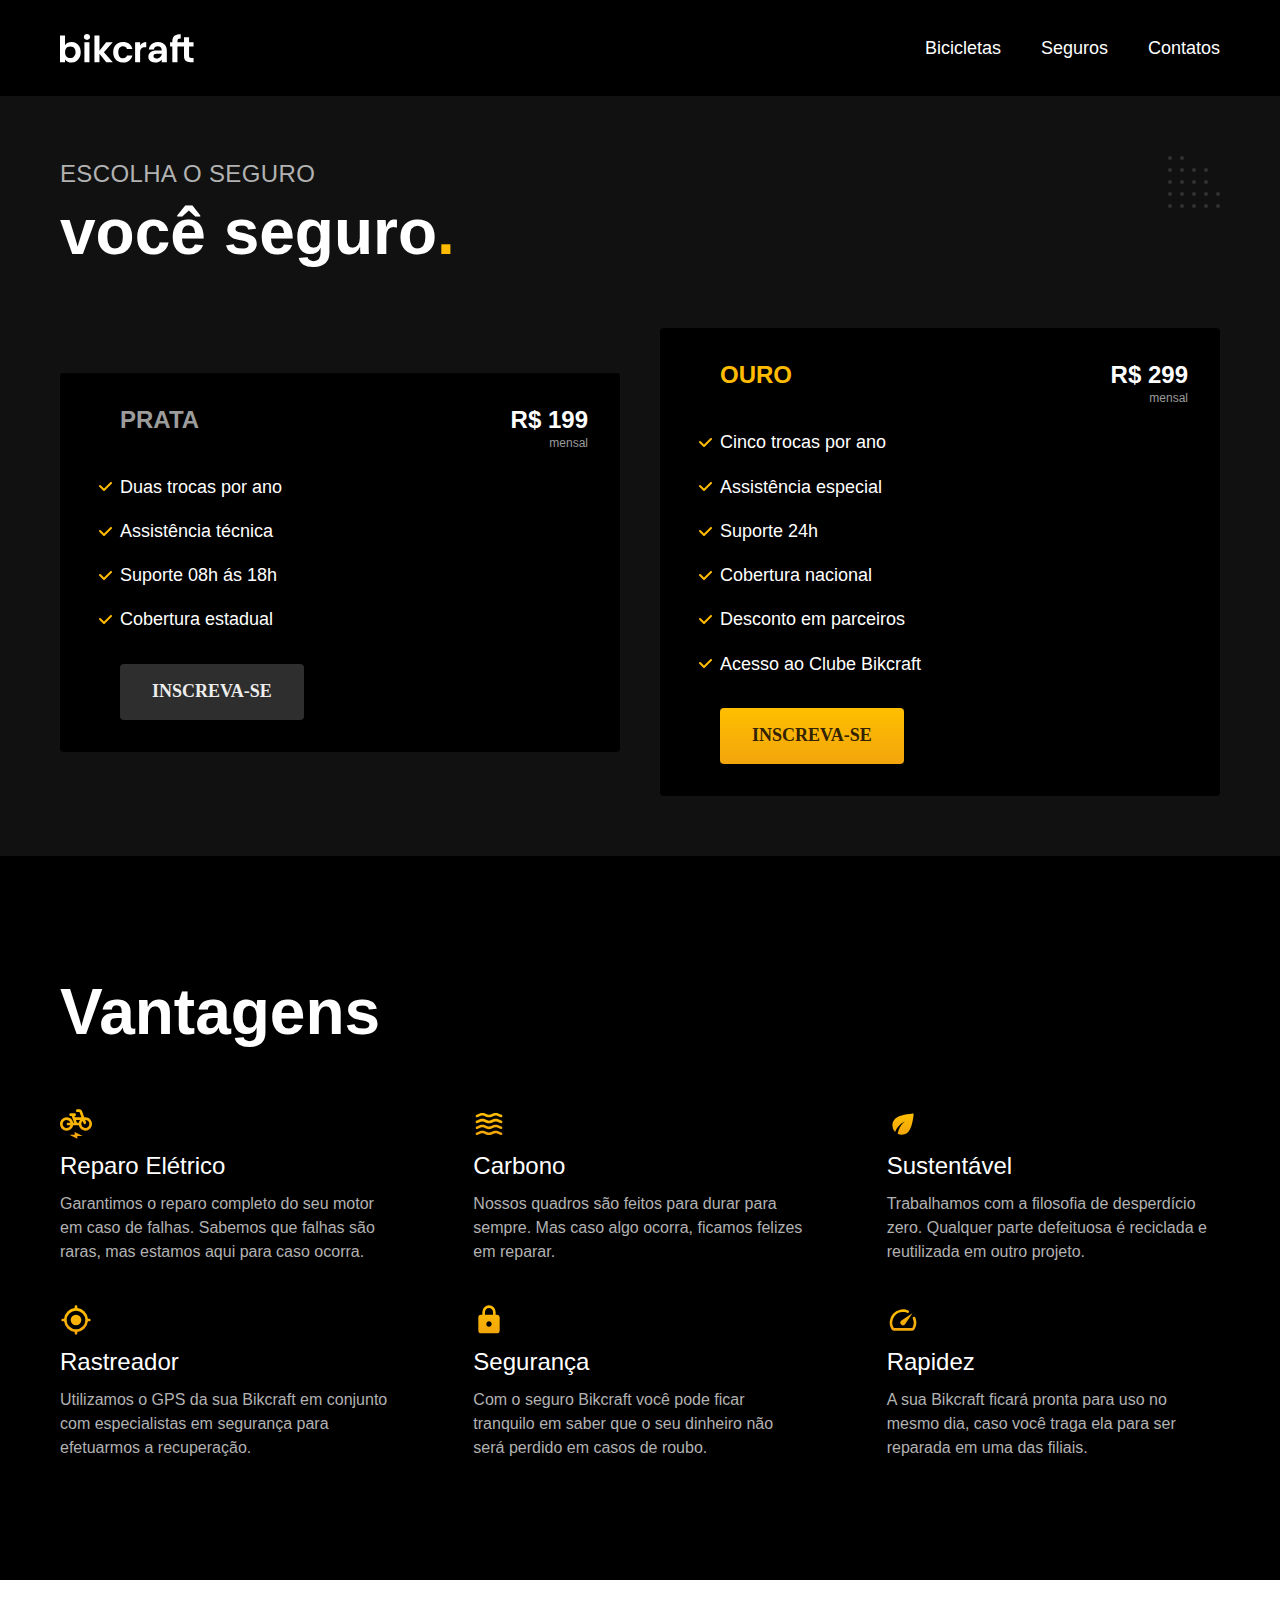
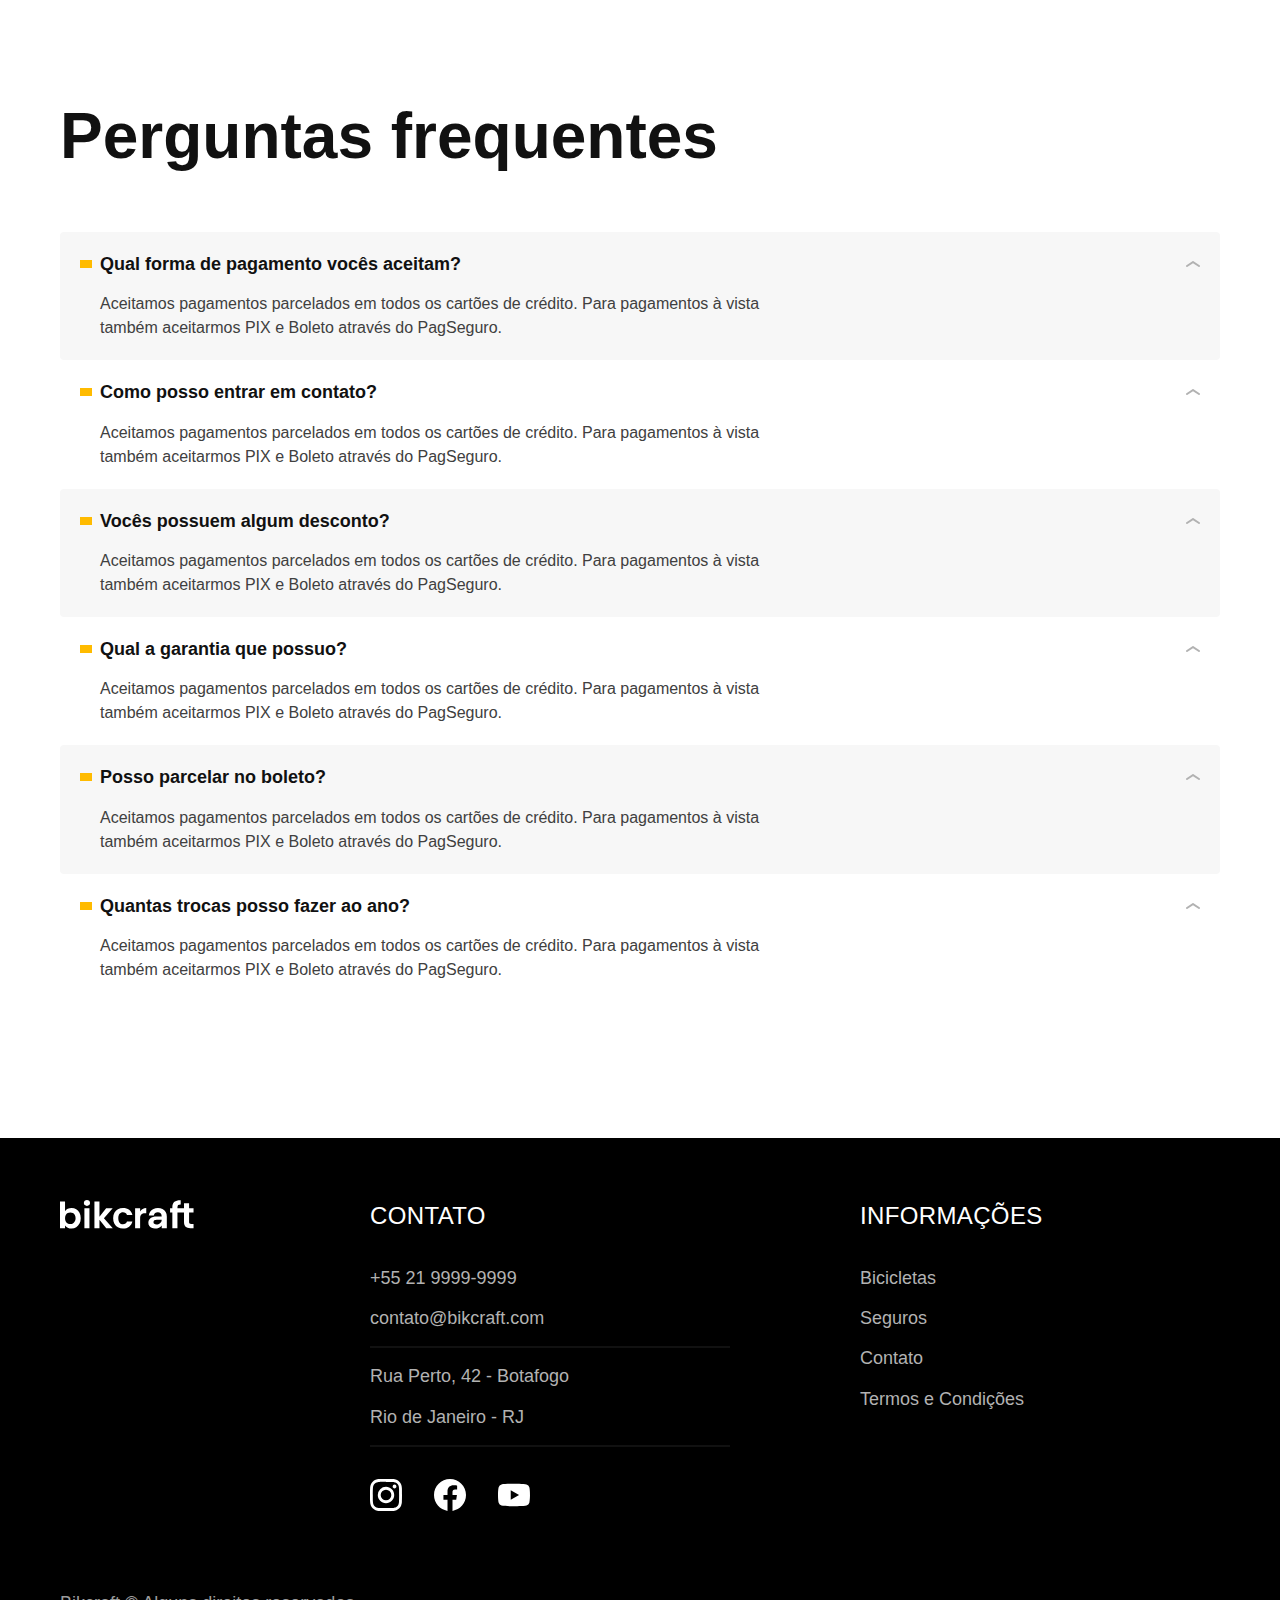
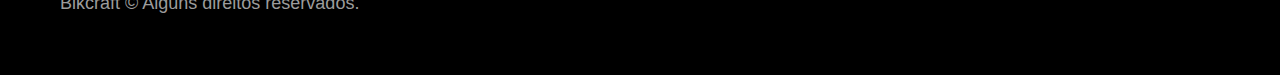
<file: seguros.html>
<!DOCTYPE html>
<html lang="pt-br">
<head>
    <meta charset="UTF-8">
    <meta name="viewport" content="width=device-width, initial-scale=1.0">
    <title>Seguros</title>
    <meta name="description"content= "Escolha o seguro" >
     <link rel="preload" href="./css/style.css" as="style">
    <link rel="stylesheet" href="./css/style.css">

</head>

<body id="seguros">

<header class="header-bg">
<div class="header container">
    <a href="./"><img src="./img/bikcraft.svg" alt="Bikcraft"></a>
    <nav aria-label="primaria"> 
        <ul class="header-menu font-1-m  cor-0">
            <li><a href="./bicicletas.html">Bicicletas</a></li>
            <li><a href="./seguros.html">Seguros</a></li>
            <li><a href="./contato.html">Contatos</a></li>
        </ul>
    </nav>
</div>
</header>

<main class="seguros-bg">
    <div class="titulo-bg">
        <div class="titulo container">
            <p class="font-2-l-b cor-5">Escolha o seguro</p>
            <h1 class="font-1-xxl cor-0">você seguro<span class="cor-p1">.</span></h1>
        </div>
    </div>

        <div class="seguros container">
        
    
        <div class="seguros-item">
            <h3 class="font-1-xl cor-6">PRATA</h3>
            <span class="font-1-xl cor-0">R$ 199 <span class="font-1-xs cor-6">mensal</span> </span>
            <ul class="font-2-m cor-0">
                <li>Duas trocas por ano</li>
                <li>Assistência técnica</li>
                <li>Suporte 08h ás 18h</li>
                <li>Cobertura estadual</li>
            </ul>
            <a class="botao secundario" href="./orcamento.html">Inscreva-se</a>
        </div>
    
        <div class="seguros-item">
            <h3 class="font-1-xl cor-p1">OURO</h3>
            <span class="font-1-xl cor-0">R$ 299 <span class="font-1-xs cor-6">mensal</span> </span>
            <ul class="font-2-m cor-0">
                <li>Cinco trocas por ano</li>
                <li>Assistência especial</li>
                <li>Suporte 24h</li>
                <li>Cobertura nacional</li>
                <li>Desconto em parceiros</li>
                <li>Acesso ao Clube Bikcraft</li>
            </ul>
            <a class="botao" href="./orcamento.html">Inscreva-se</a>
        </div>
        </div>
</main>

<article class="vantagens-bg">
    <div class="vantagens container">
        <h2 class="font-1-xxl cor-0">Vantagens <span class="cor-p1"></span></h2>
        <ul>
            <li>
                <img src="./img/icones/eletrica.svg" alt="">
                <h3 class="font-1-l cor-0">Reparo Elétrico</h3>
                <p class="font-2-s cor-5">Garantimos o reparo completo do seu motor em caso de falhas. Sabemos que falhas são raras,
                mas estamos aqui para caso ocorra.</p>
            </li>

            <li>
                <img src="./img/icones/carbono.svg" alt="">
                <h3 class="font-1-l cor-0">Carbono</h3>
                <p class="font-2-s cor-5">Nossos quadros são feitos para durar para sempre. Mas caso algo ocorra, ficamos felizes em reparar.</p>
            </li>

            <li>
                <img src="./img/icones/sustentavel.svg" alt="">
                <h3 class="font-1-l cor-0">Sustentável</h3>
                <p class="font-2-s cor-5">Trabalhamos com a filosofia de desperdício zero. Qualquer parte defeituosa é reciclada e reutilizada em outro projeto.</p>
            </li>

            <li>
                <img src="./img/icones/rastreador.svg" alt="">
                <h3 class="font-1-l cor-0">Rastreador</h3>
                <p class="font-2-s cor-5">Utilizamos o GPS da sua Bikcraft em conjunto com especialistas em segurança para efetuarmos a recuperação.</p>
            </li>

            <li>
                <img src="./img/icones/seguro.svg" alt="">
                <h3 class="font-1-l cor-0">Segurança</h3>
                <p class="font-2-s cor-5">Com o seguro Bikcraft você pode ficar tranquilo em saber que o seu dinheiro não será perdido em casos de roubo.</p>
            </li>

            <li>
                <img src="./img/icones/velocidade.svg" alt="">
                <h3 class="font-1-l cor-0">Rapidez</h3>
                <p class="font-2-s cor-5">A sua Bikcraft ficará pronta para uso no mesmo dia, caso você traga ela para ser reparada em uma das filiais.</p>
            </li>

        </ul>
    </div>
</article>

<article class="perguntas container">
    <h2 class="font-1-xxl ">Perguntas frequentes<span class="cor-p1"></span></h2>

    <dl>
        <div>
    <dt class="font-1-m-b">Qual forma de pagamento vocês aceitam?</dt>
        <dd class="font-2-s cor-9">Aceitamos pagamentos parcelados em todos os cartões de crédito. Para pagamentos à vista também aceitarmos PIX e Boleto através do PagSeguro.</dd>
        </div>
        <div>
    <dt class="font-1-m-b">Como posso entrar em contato?</dt>
        <dd class="font-2-s cor-9">Aceitamos pagamentos parcelados em todos os cartões de crédito. Para pagamentos à vista também aceitarmos PIX e Boleto através do PagSeguro.</dd>
        </div>
        <div>
        <dt class="font-1-m-b">Vocês possuem algum desconto?</dt>
    <dd class="font-2-s cor-9">Aceitamos pagamentos parcelados em todos os cartões de crédito. Para pagamentos à vista também aceitarmos PIX e Boleto através do PagSeguro.</dd>
        </div>
        <div>
    <dt class="font-1-m-b">Qual a garantia que possuo?</dt>
        <dd class="font-2-s cor-9">Aceitamos pagamentos parcelados em todos os cartões de crédito. Para pagamentos à vista também aceitarmos PIX e Boleto através do PagSeguro.</dd>
        </div>
        <div>
    <dt class="font-1-m-b">Posso parcelar no boleto?</dt>
    <dd class="font-2-s cor-9">Aceitamos pagamentos parcelados em todos os cartões de crédito. Para pagamentos à vista também aceitarmos PIX e Boleto através do PagSeguro.</dd>
        </div>
        <div>
        <dt class="font-1-m-b">Quantas trocas posso fazer ao ano?</dt>
        <dd class="font-2-s cor-9">Aceitamos pagamentos parcelados em todos os cartões de crédito. Para pagamentos à vista também aceitarmos PIX e Boleto através do PagSeguro.</dd>
        </div>
    </dl>

</article>

<footer class="footer-bg">
    <div class="footer container">
        <img src="./img/bikcraft.svg" alt="Bikcraft">
        <div class="footer-contato">
            <h3 class="font-2-l-b cor-0">Contato</h3>
            <ul class="font-2-m cor-5">
                <li><a href="tel:+55 21 9999-9999">+55 21 9999-9999</a></li>
                <li><a href="mailto:contato@bikcraft.com">contato@bikcraft.com</a></li>
                <li>Rua Perto, 42 - Botafogo</li>
                <li>Rio de Janeiro - RJ</li>
            </ul>
            <div class="footer-redes">
                <a href="./">
                <img src="./img/redes/instagram.svg" alt="Instagram">
                </a>
                <a href="./">
                <img src="./img/redes/facebook.svg" alt="Facebook">
                </a>
                <a href="./">
                <img src="./img/redes/youtube.svg" alt="Youtube">
                </a>
            </div>
        </div>
        <div class="footer-informacoes">
            <h3 class="font-2-l-b cor-0">Informações</h3>
            <nav>
                <ul class="font-1-m cor-5">
                    <li><a href="./bicicletas.html">Bicicletas</a></li>
                    <li><a href="./seguros.html">Seguros</a></li>
                    <li><a href="./contato.html">Contato</a></li>
                    <li><a href="./termos.html">Termos e Condições</a></li>
                </ul>
            </nav>
        </div>
        <p class=" footer-copy font-2-m cor-6">Bikcraft © Alguns direitos reservados.</p>
    </div>
</footer>

</body>
</html>
</file>
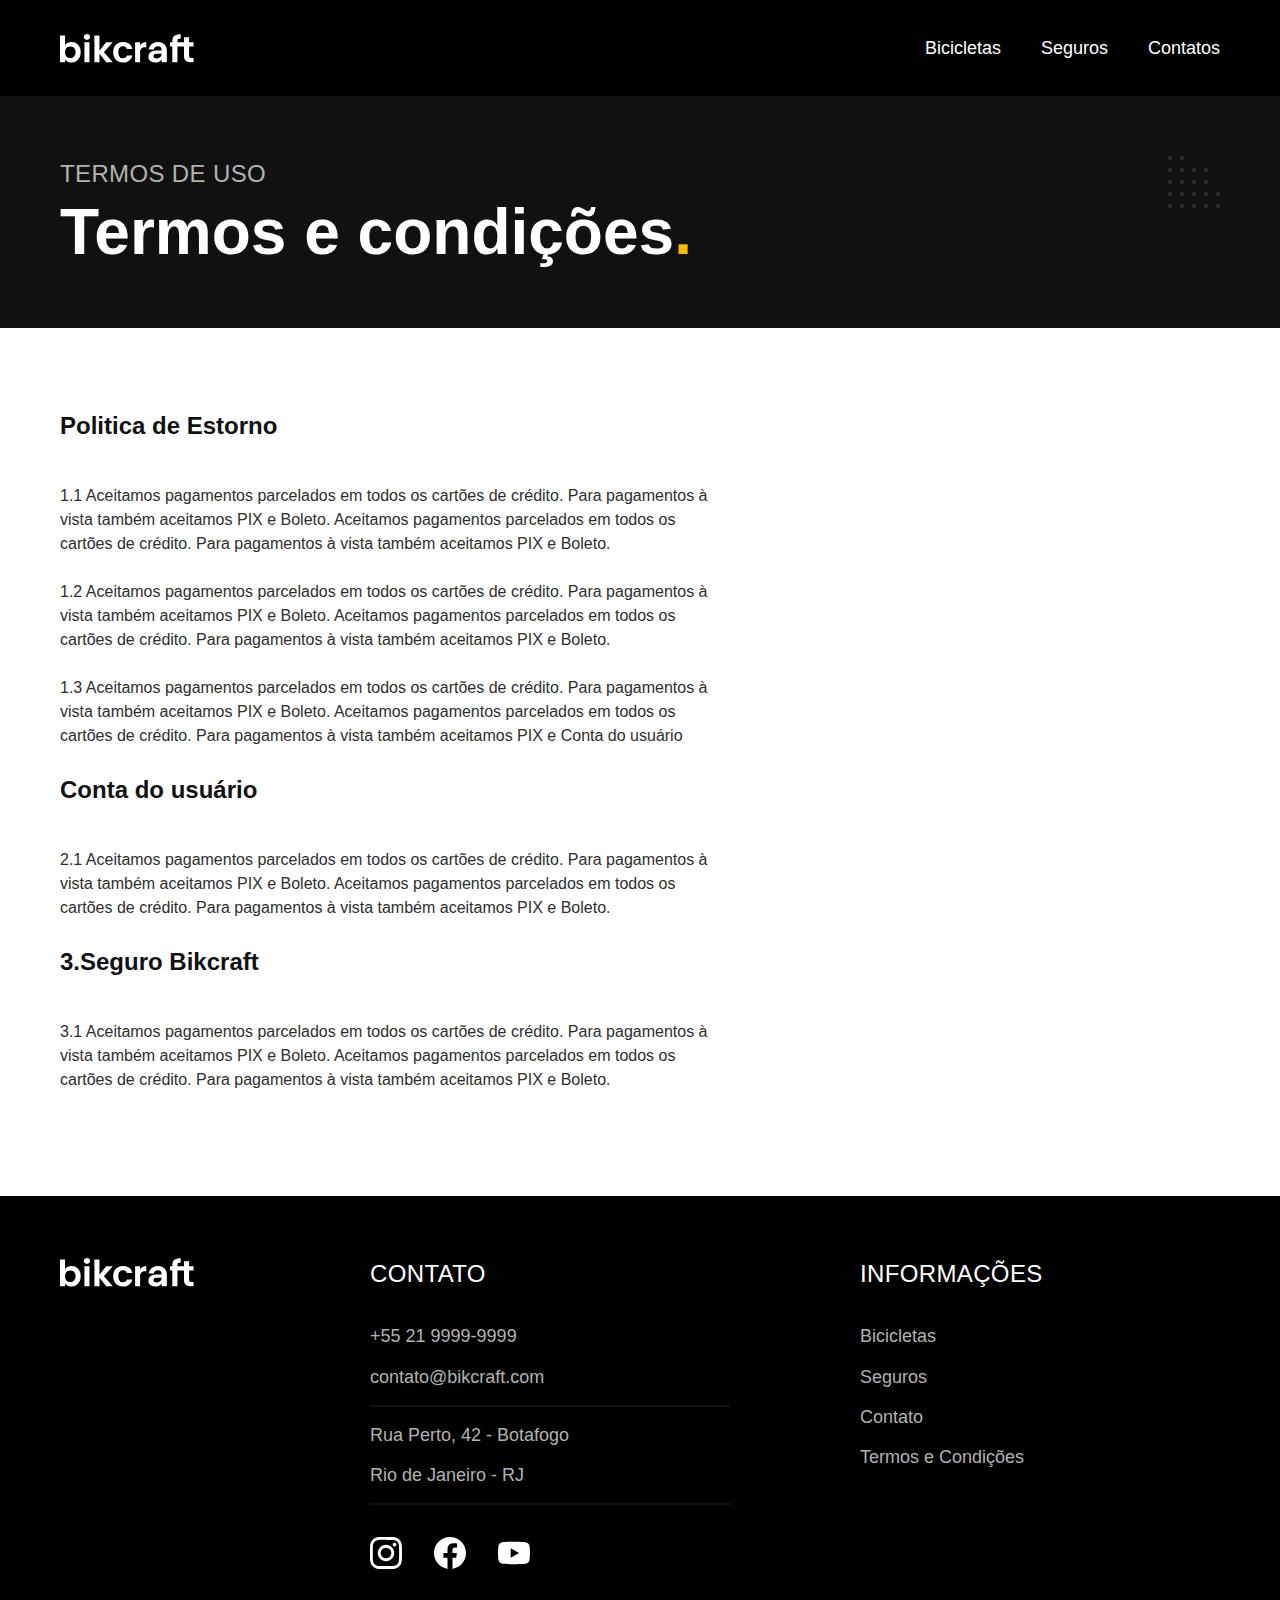
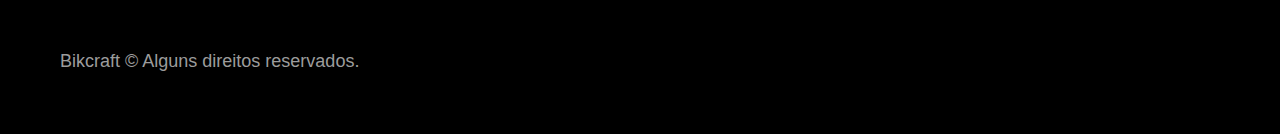
<file: termos.html>
<!DOCTYPE html>
<html lang="pt-br">
<head>
    <meta charset="UTF-8">
    <meta name="viewport" content="width=device-width, initial-scale=1.0">
    <title>Termos e Condições</title>
    <meta name="description"content= "Termos e condições" >
     <link rel="preload" href="./css/style.css" as="style">
    <link rel="stylesheet" href="./css/style.css">

</head>

<body id="termos">

<header class="header-bg">
<div class="header container">
    <a href="./"><img src="./img/bikcraft.svg" alt="Bikcraft"></a>
    <nav aria-label="primaria"> 
        <ul class="header-menu font-1-m  cor-0">
            <li><a href="./bicicletas.html">Bicicletas</a></li>
            <li><a href="./seguros.html">Seguros</a></li>
            <li><a href="./contato.html">Contatos</a></li>
        </ul>
    </nav>
</div>
</header>

<main>
    <div class="titulo-bg">
        <div class="titulo container">
            <p class="font-2-l-b cor-5">Termos de uso</p>
            <h1 class="font-1-xxl cor-0">Termos e condições<span class="cor-p1">.</span></h1>
        </div>
    </div>
    <div class="termos font-2-s cor-10 container">
        <h2 class=" fornt-1-l cor-11">Politica de Estorno</h2>
        <p>1.1 Aceitamos pagamentos parcelados em todos os cartões de crédito. Para 
            pagamentos à vista também aceitamos PIX e Boleto. Aceitamos
            pagamentos parcelados em todos os cartões de crédito. Para pagamentos
            à vista também aceitamos PIX e Boleto.</p>
            <p>1.2 Aceitamos pagamentos parcelados em todos os cartões de crédito. Para 
                pagamentos à vista também aceitamos PIX e Boleto. Aceitamos
                pagamentos parcelados em todos os cartões de crédito. Para pagamentos
                à vista também aceitamos PIX e Boleto.</p>
                <p>1.3 Aceitamos pagamentos parcelados em todos os cartões de crédito. Para 
                    pagamentos à vista também aceitamos PIX e Boleto. Aceitamos
                    pagamentos parcelados em todos os cartões de crédito. Para pagamentos
                    à vista também aceitamos PIX e Conta do usuário</h2>
                    <h2 class=" fornt-1-l cor-11">Conta do usuário</h2>
                    <p>2.1 Aceitamos pagamentos parcelados em todos os cartões de crédito. Para 
                        pagamentos à vista também aceitamos PIX e Boleto. Aceitamos
                        pagamentos parcelados em todos os cartões de crédito. Para pagamentos
                        à vista também aceitamos PIX e Boleto.</p>
                        <h2 class=" fornt-1-l cor-11"> 3.Seguro Bikcraft</h2>
                        <p>3.1 Aceitamos pagamentos parcelados em todos os cartões de crédito. Para 
                            pagamentos à vista também aceitamos PIX e Boleto. Aceitamos
                            pagamentos parcelados em todos os cartões de crédito. Para pagamentos
                            à vista também aceitamos PIX e Boleto.</p>
    </div>
</main>

<footer class="footer-bg">
    <div class="footer container">
        <img src="./img/bikcraft.svg" alt="Bikcraft">
        <div class="footer-contato">
            <h3 class="font-2-l-b cor-0">Contato</h3>
            <ul class="font-2-m cor-5">
                <li><a href="tel:+55 21 9999-9999">+55 21 9999-9999</a></li>
                <li><a href="mailto:contato@bikcraft.com">contato@bikcraft.com</a></li>
                <li>Rua Perto, 42 - Botafogo</li>
                <li>Rio de Janeiro - RJ</li>
            </ul>
            <div class="footer-redes">
                <a href="./">
                <img src="./img/redes/instagram.svg" alt="Instagram">
                </a>
                <a href="./">
                <img src="./img/redes/facebook.svg" alt="Facebook">
                </a>
                <a href="./">
                <img src="./img/redes/youtube.svg" alt="Youtube">
                </a>
            </div>
        </div>
        <div class="footer-informacoes">
            <h3 class="font-2-l-b cor-0">Informações</h3>
            <nav>
                <ul class="font-1-m cor-5">
                    <li><a href="./bicicletas.html">Bicicletas</a></li>
                    <li><a href="./seguros.html">Seguros</a></li>
                    <li><a href="./contato.html">Contato</a></li>
                    <li><a href="./termos.html">Termos e Condições</a></li>
                </ul>
            </nav>
        </div>
        <p class=" footer-copy font-2-m cor-6">Bikcraft © Alguns direitos reservados.</p>
    </div>
</footer>

</body>
</html>
</file>
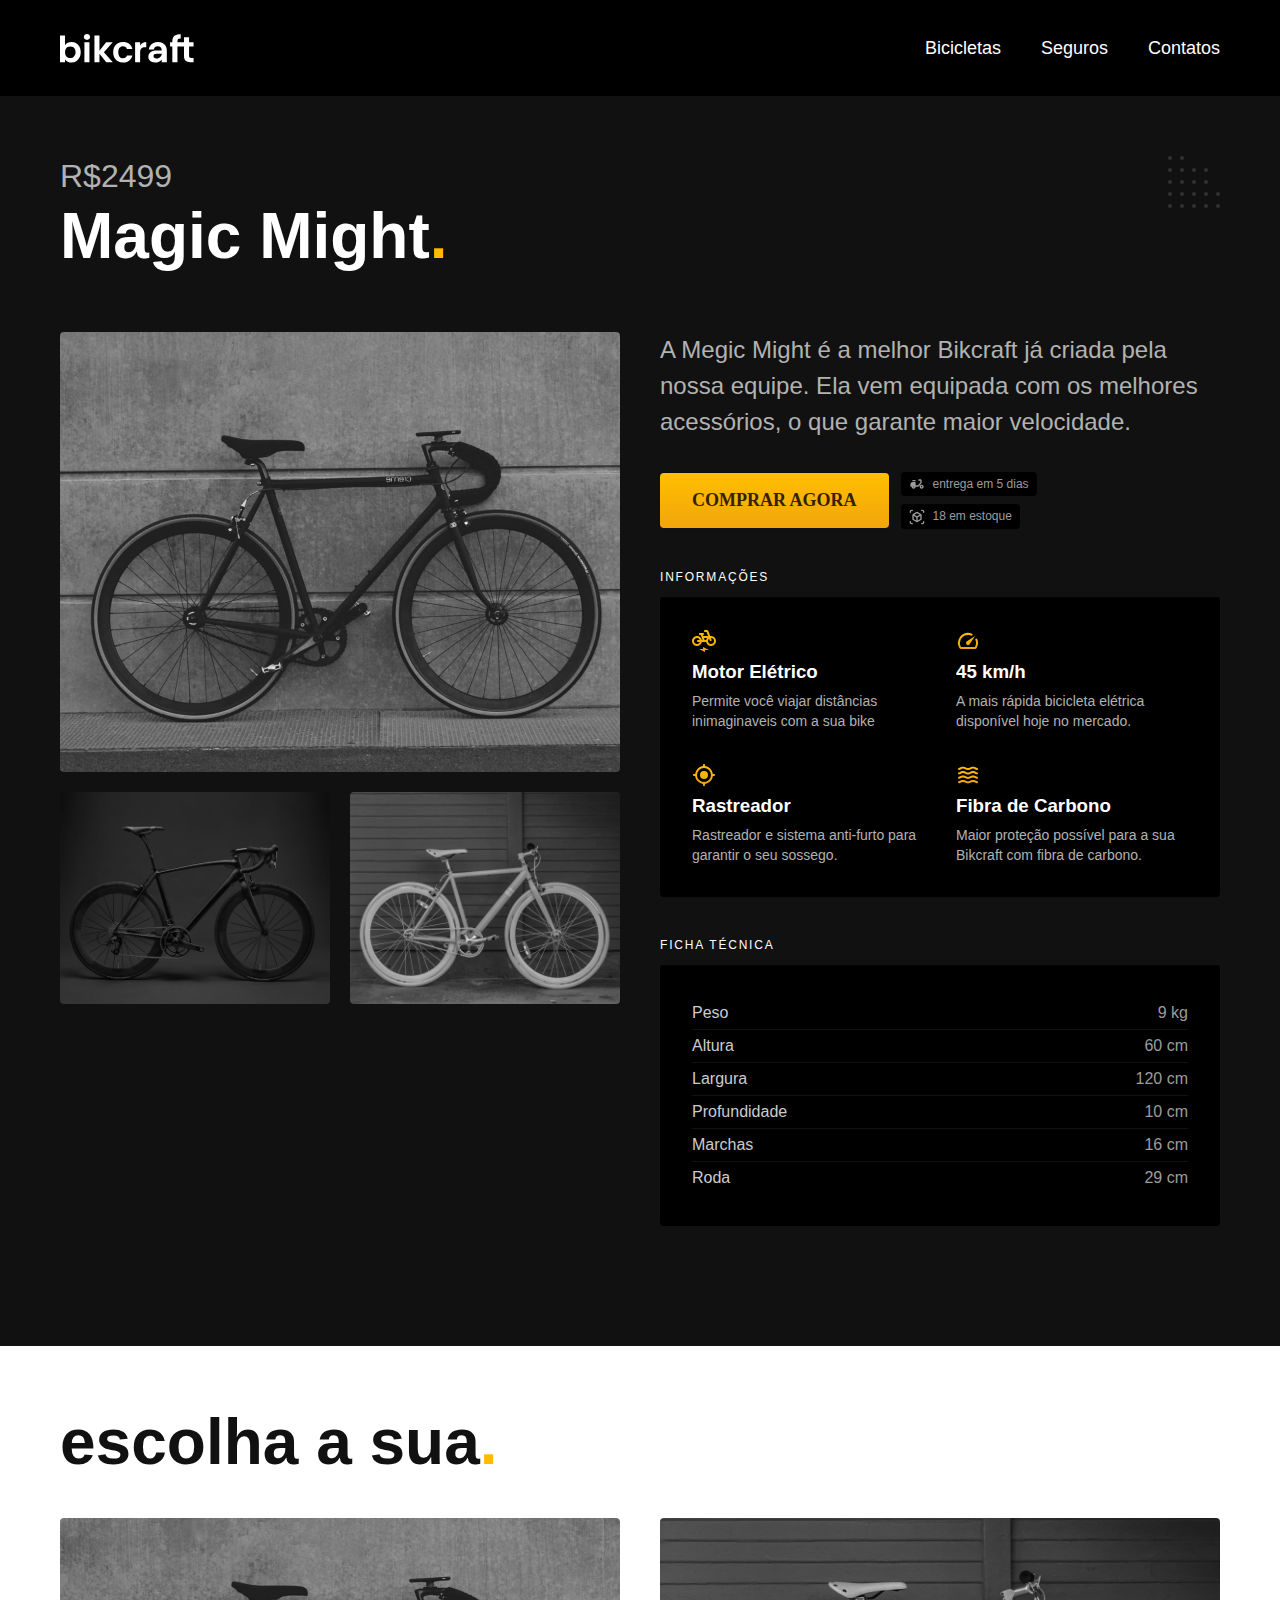
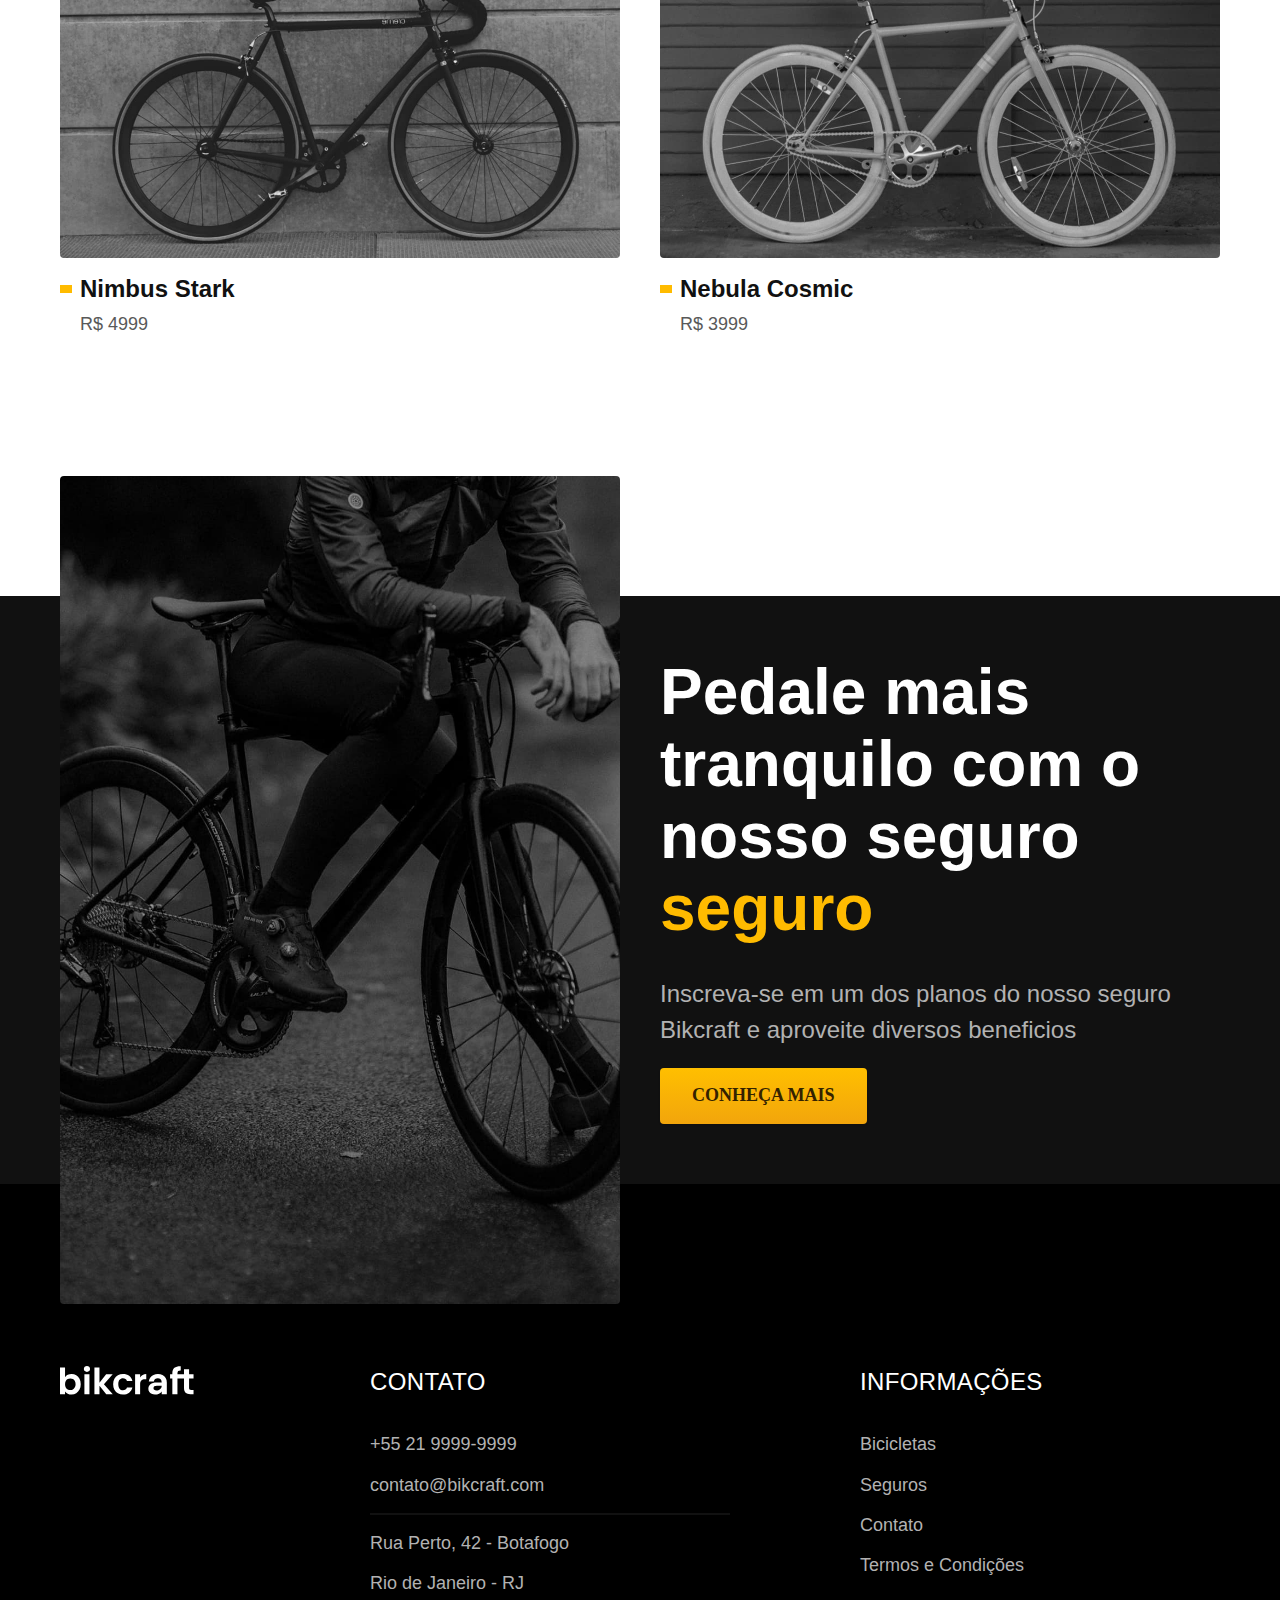
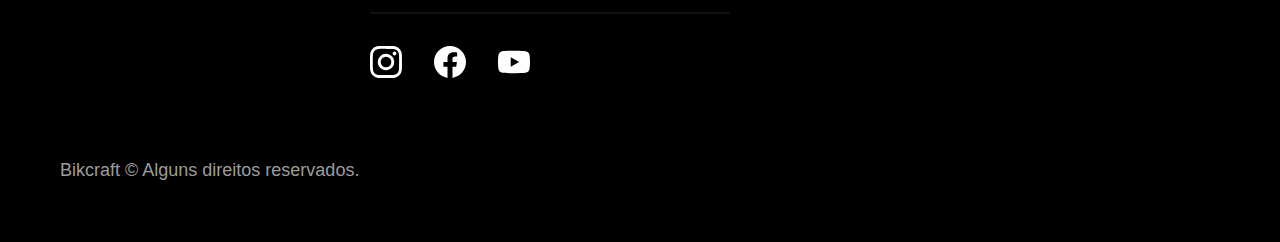
<file: bicicletas/magic.html>
<!DOCTYPE html>
<html lang="pt-br">
  <head>
    <meta charset="UTF-8" />
    <meta name="viewport" content="width=device-width, initial-scale=1.0" />
    <title>Magic</title>
    <meta name="description" content="bicicleta " />
    <link rel="stylesheet" href="../css/style.css" />
  </head>

  <body id="bicicleta">
    <header class="header-bg">
      <div class="header container">
        <a href="../"> <img src="../img/bikcraft.svg" alt="Bikcraft" /></a>
        <nav aria-label="primaria">
          <ul class="header-menu font-1-m cor-0">
            <li><a href="../bicicletas.html">Bicicletas</a></li>
            <li><a href="../seguros.html">Seguros</a></li>
            <li><a href="../contato.html">Contatos</a></li>
          </ul>
        </nav>
      </div>
    </header>

    <main class="titulo-bg">
      <div>
        <div class="titulo container">
          <p class="font-2-xl cor-5">R$2499</p>
          <h1 class="font-1-xxl cor-0">
            Magic Might<span class="cor-p1">.</span>
          </h1>
        </div>
      </div>

      <div class="bicicleta container">
        <div class="bicicleta-imagens">
          <img src="../img/bicicleta/nimbus2.jpg" alt="" />
          <img src="../img/bicicleta/nimbus1.jpg" alt="" />
          <img src="../img/bicicleta/nimbus3.jpg" alt="" />
        </div>
        <div class="bicicleta-conteudo">
          <p class="font-2-l cor-5">
            A Megic Might é a melhor Bikcraft já criada pela nossa equipe. Ela
            vem equipada com os melhores acessórios, o que garante maior
            velocidade.
          </p>
          <div class="bicicleta-comprar">
            <a class="botao" href="../orcamento.html">Comprar Agora</a>
            <span class="font-1-xs cor-6">
              <img src="../img/icones/entrega.svg" alt="" /> entrega em 5
              dias</span
            >
            <span class="font-1-xs cor-6">
              <img src="../img/icones/estoque.svg" alt="" /> 18 em estoque</span
            >
          </div>

          <h2 class="font-1-xs cor-0">Informações</h2>
          <ul class="bicicleta-informacoes">
            <li>
              <img src="../img/icones/eletrica.svg" alt="" />
              <h3 class="font-m cor-0">Motor Elétrico</h3>
              <p class="font-2-xs cor-5">
                Permite você viajar distâncias inimaginaveis com a sua bike
              </p>
            </li>
            <li>
              <img src="../img/icones/velocidade.svg" alt="" />
              <h3 class="font-m cor-0">45 km/h</h3>
              <p class="font-2-xs cor-5">
                A mais rápida bicicleta elétrica disponível hoje no mercado.
              </p>
            </li>
            <li>
              <img src="../img/icones/rastreador.svg" alt="" />
              <h3 class="font-m cor-0">Rastreador</h3>
              <p class="font-2-xs cor-5">
                Rastreador e sistema anti-furto para garantir o seu sossego.
              </p>
            </li>
            <li>
              <img src="../img/icones/carbono.svg" alt="" />
              <h3 class="font-m cor-0">Fibra de Carbono</h3>
              <p class="font-2-xs cor-5">
                Maior proteção possível para a sua Bikcraft com fibra de
                carbono.
              </p>
            </li>
          </ul>

          <h2 class="font-1-xs cor-0">Ficha Técnica</h2>

          <ul class="bicicleta-ficha font-2-s cor-4">
            <li>Peso <span>9 kg</span></li>
            <li>Altura <span>60 cm</span></li>
            <li>Largura <span>120 cm</span></li>
            <li>Profundidade <span>10 cm</span></li>
            <li>Marchas <span>16 cm</span></li>
            <li>Roda <span>29 cm</span></li>
          </ul>
        </div>
      </div>
    </main>

    <article class="bicicletas-lista container">

      <h2 class=" font-1-xxl"> escolha a sua<span class="cor-p1">.</span> </h2> 
      <ul>
  
      <li>                 
          <a href="./nimbus.html">  
          <img src="../img/bicicletas/magic.jpg" alt="Bicicleta preta">
          <h3 class="font-1-xl">Nimbus Stark</h3>
          <span class="font-2-m cor-8">R$ 4999</span>
          </a>
      </li>
  
  
      <li>                 
          <a href="./nebula.html">  
          <img src="../img/bicicletas/nebula.jpg" alt="Bicicleta preta">
          <h3 class="font-1-xl">Nebula Cosmic</h3>
          <span class="font-2-m cor-8">R$ 3999</span>
          </a>
      </li>
  
      </ul> 

  </article>

  <article class="seguro-bg">
    <div class="seguro container">
      <div class="seguro-imagem">
        <img src="../img/fotos/seguros.jpg" alt="Pessoa parada em cima 
        de uma bicicleta">
      </div>
      <div class="seguro-conteudo">
        <h2 class="font-1-xxl cor-0">Pedale mais tranquilo com o nosso seguro <span class="cor-p1">seguro</span></h2>
        <p class="font-2-l cor-5">Inscreva-se em um dos planos do nosso seguro Bikcraft e aproveite
          diversos beneficios</p>
          <a class="botao" href="../seguros.html">Conheça Mais</a>

      </div>

    </div>

  </article>

    <footer class="footer-bg">
      <div class="footer container">
        <img src="../img/bikcraft.svg" alt="Bikcraft" />
        <div class="footer-contato">
          <h3 class="font-2-l-b cor-0">Contato</h3>
          <ul class="font-2-m cor-5">
            <li><a href="tel:+55 21 9999-9999">+55 21 9999-9999</a></li>
            <li>
              <a href="mailto:contato@bikcraft.com">contato@bikcraft.com</a>
            </li>
            <li>Rua Perto, 42 - Botafogo</li>
            <li>Rio de Janeiro - RJ</li>
          </ul>
          <div class="footer-redes">
            <a href="../">
              <img src="../img/redes/instagram.svg" alt="Instagram" />
            </a>
            <a href="./">
              <img src="../img/redes/facebook.svg" alt="Facebook" />
            </a>
            <a href="../">
              <img src="../img/redes/youtube.svg" alt="Youtube" />
            </a>
          </div>
        </div>
        <div class="footer-informacoes">
          <h3 class="font-2-l-b cor-0">Informações</h3>
          <nav>
            <ul class="font-1-m cor-5">
              <li><a href="../bicicletas.html">Bicicletas</a></li>
              <li><a href="../seguros.html">Seguros</a></li>
              <li><a href="../contato.html">Contato</a></li>
              <li><a href="../termos.html">Termos e Condições</a></li>
            </ul>
          </nav>
        </div>
        <p class="footer-copy font-2-m cor-6">
          Bikcraft © Alguns direitos reservados.
        </p>
      </div>
    </footer>
  </body>
</html>
</file>
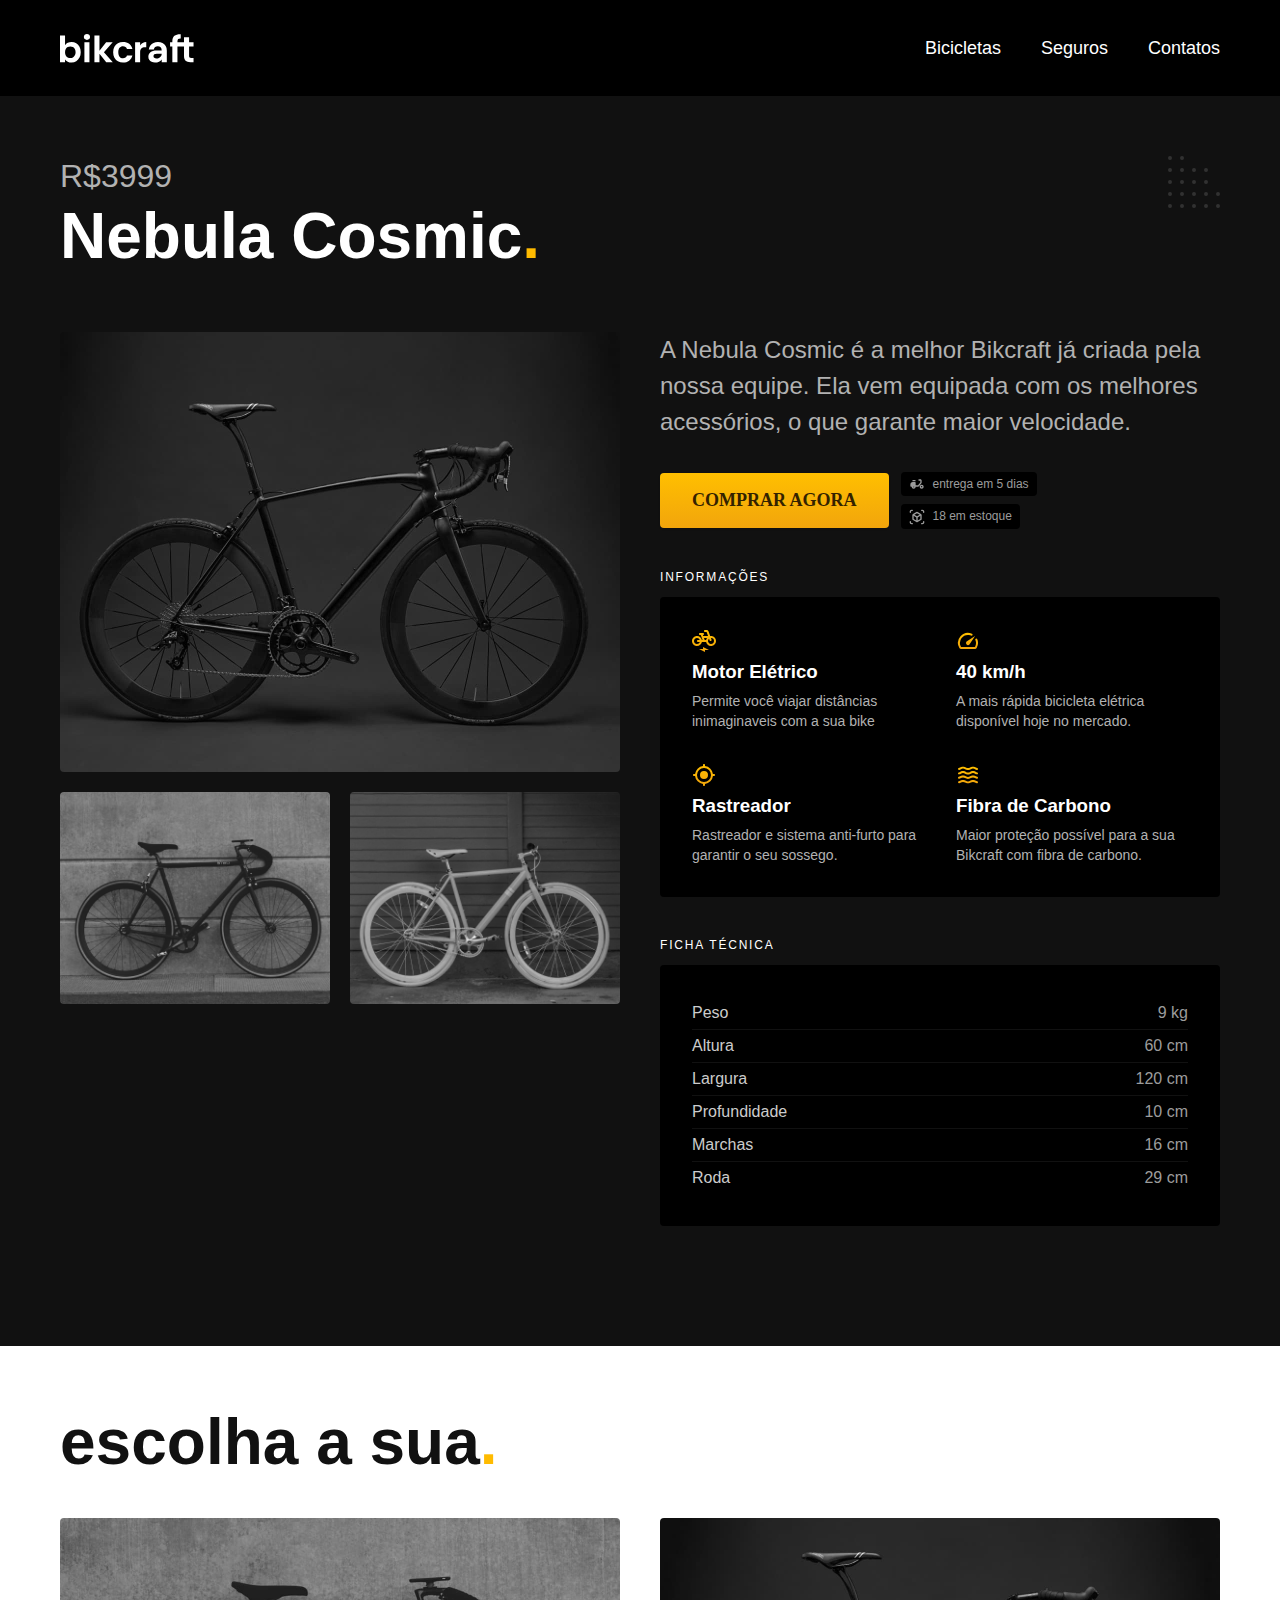
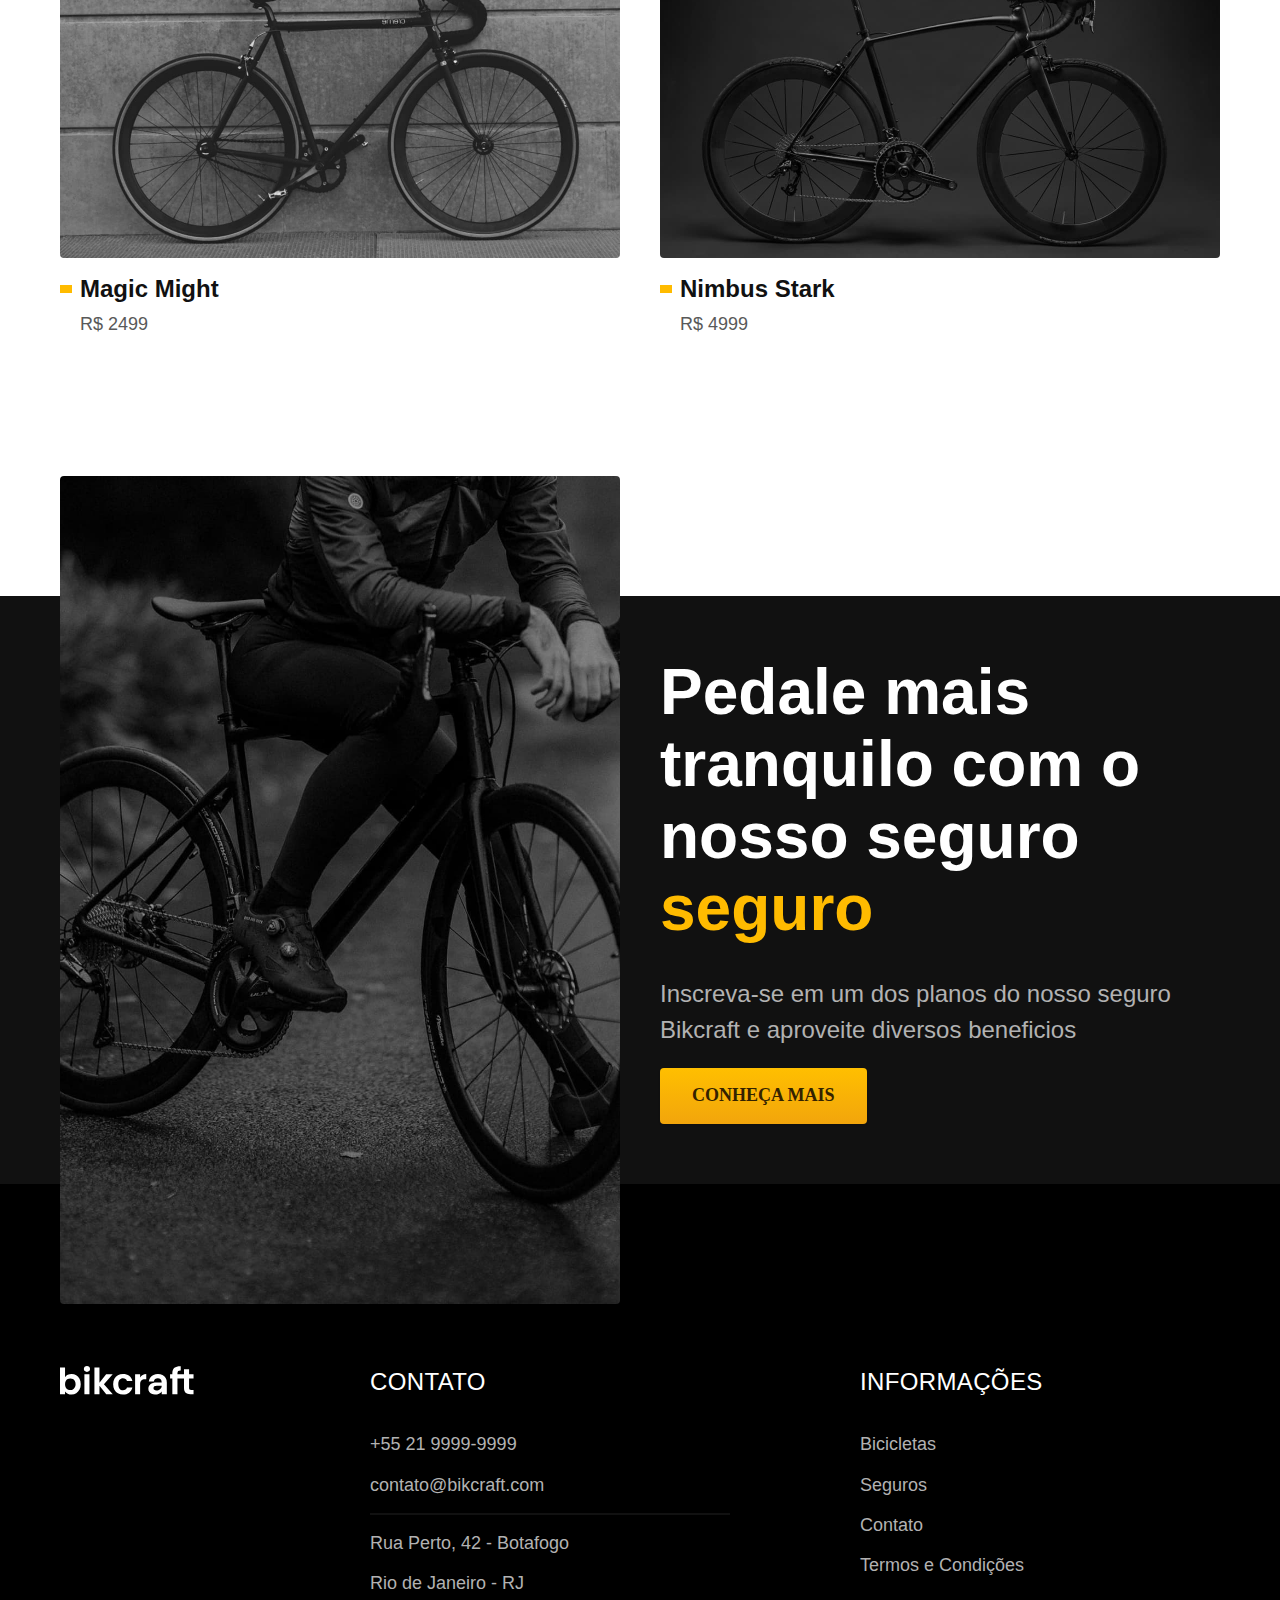
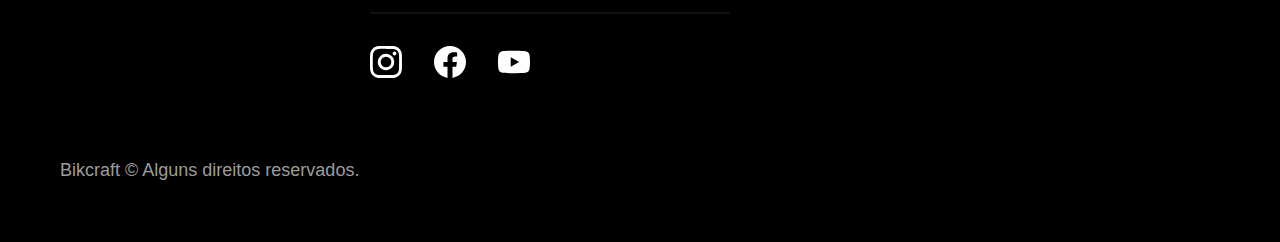
<file: bicicletas/nebula.html>
<!DOCTYPE html>
<html lang="pt-br">
  <head>
    <meta charset="UTF-8" />
    <meta name="viewport" content="width=device-width, initial-scale=1.0" />
    <title>Nebula</title>
    <meta name="description" content="bicicleta " />
    <link rel="stylesheet" href="../css/style.css" />
  </head>

  <body id="bicicleta">
    <header class="header-bg">
      <div class="header container">
        <a href="../"> <img src="../img/bikcraft.svg" alt="Bikcraft" /></a>
        <nav aria-label="primaria">
          <ul class="header-menu font-1-m cor-0">
            <li><a href="../bicicletas.html">Bicicletas</a></li>
            <li><a href="../seguros.html">Seguros</a></li>
            <li><a href="../contato.html">Contatos</a></li>
          </ul>
        </nav>
      </div>
    </header>

    <main class="titulo-bg">
      <div>
        <div class="titulo container">
          <p class="font-2-xl cor-5">R$3999</p>
          <h1 class="font-1-xxl cor-0">
            Nebula Cosmic<span class="cor-p1">.</span>
          </h1>
        </div>
      </div>

      <div class="bicicleta container">
        <div class="bicicleta-imagens">
          <img src="../img/bicicleta/nimbus1.jpg" alt="" />
          <img src="../img/bicicleta/nimbus2.jpg" alt="" />
          <img src="../img/bicicleta/nimbus3.jpg" alt="" />
        </div>
        <div class="bicicleta-conteudo">
          <p class="font-2-l cor-5">
            A Nebula Cosmic é a melhor Bikcraft já criada pela nossa equipe. Ela
            vem equipada com os melhores acessórios, o que garante maior
            velocidade.
          </p>
          <div class="bicicleta-comprar">
            <a class="botao" href="../orcamento.html">Comprar Agora</a>
            <span class="font-1-xs cor-6">
              <img src="../img/icones/entrega.svg" alt="" /> entrega em 5
              dias</span
            >
            <span class="font-1-xs cor-6">
              <img src="../img/icones/estoque.svg" alt="" /> 18 em estoque</span
            >
          </div>

          <h2 class="font-1-xs cor-0">Informações</h2>
          <ul class="bicicleta-informacoes">
            <li>
              <img src="../img/icones/eletrica.svg" alt="" />
              <h3 class="font-m cor-0">Motor Elétrico</h3>
              <p class="font-2-xs cor-5">
                Permite você viajar distâncias inimaginaveis com a sua bike
              </p>
            </li>
            <li>
              <img src="../img/icones/velocidade.svg" alt="" />
              <h3 class="font-m cor-0">40 km/h</h3>
              <p class="font-2-xs cor-5">
                A mais rápida bicicleta elétrica disponível hoje no mercado.
              </p>
            </li>
            <li>
              <img src="../img/icones/rastreador.svg" alt="" />
              <h3 class="font-m cor-0">Rastreador</h3>
              <p class="font-2-xs cor-5">
                Rastreador e sistema anti-furto para garantir o seu sossego.
              </p>
            </li>
            <li>
              <img src="../img/icones/carbono.svg" alt="" />
              <h3 class="font-m cor-0">Fibra de Carbono</h3>
              <p class="font-2-xs cor-5">
                Maior proteção possível para a sua Bikcraft com fibra de
                carbono.
              </p>
            </li>
          </ul>

          <h2 class="font-1-xs cor-0">Ficha Técnica</h2>

          <ul class="bicicleta-ficha font-2-s cor-4">
            <li>Peso <span>9 kg</span></li>
            <li>Altura <span>60 cm</span></li>
            <li>Largura <span>120 cm</span></li>
            <li>Profundidade <span>10 cm</span></li>
            <li>Marchas <span>16 cm</span></li>
            <li>Roda <span>29 cm</span></li>
          </ul>
        </div>
      </div>
    </main>

    <article class="bicicletas-lista container">

      <h2 class=" font-1-xxl"> escolha a sua<span class="cor-p1">.</span> </h2> 
      <ul>
  
      <li>                 
          <a href="./magic.html">  
          <img src="../img/bicicletas/magic.jpg" alt="Bicicleta preta">
          <h3 class="font-1-xl">Magic Might</h3>
          <span class="font-2-m cor-8">R$ 2499</span>
          </a>
      </li>
  
  
      <li>                 
          <a href="./nimbus.html">  
          <img src="../img/bicicletas/nimbus.jpg" alt="Bicicleta preta">
          <h3 class="font-1-xl">Nimbus Stark</h3>
          <span class="font-2-m cor-8">R$ 4999</span>
          </a>
      </li>
  
      </ul> 

  </article>

  <article class="seguro-bg">
    <div class="seguro container">
      <div class="seguro-imagem">
        <img src="../img/fotos/seguros.jpg" alt="Pessoa parada em cima 
        de uma bicicleta">
      </div>
      <div class="seguro-conteudo">
        <h2 class="font-1-xxl cor-0">Pedale mais tranquilo com o nosso seguro <span class="cor-p1">seguro</span></h2>
        <p class="font-2-l cor-5">Inscreva-se em um dos planos do nosso seguro Bikcraft e aproveite
          diversos beneficios</p>
          <a class="botao" href="../seguros.html">Conheça Mais</a>

      </div>

    </div>

  </article>

    <footer class="footer-bg">
      <div class="footer container">
        <img src="../img/bikcraft.svg" alt="Bikcraft" />
        <div class="footer-contato">
          <h3 class="font-2-l-b cor-0">Contato</h3>
          <ul class="font-2-m cor-5">
            <li><a href="tel:+55 21 9999-9999">+55 21 9999-9999</a></li>
            <li>
              <a href="mailto:contato@bikcraft.com">contato@bikcraft.com</a>
            </li>
            <li>Rua Perto, 42 - Botafogo</li>
            <li>Rio de Janeiro - RJ</li>
          </ul>
          <div class="footer-redes">
            <a href="../">
              <img src="../img/redes/instagram.svg" alt="Instagram" />
            </a>
            <a href="./">
              <img src="../img/redes/facebook.svg" alt="Facebook" />
            </a>
            <a href="../">
              <img src="../img/redes/youtube.svg" alt="Youtube" />
            </a>
          </div>
        </div>
        <div class="footer-informacoes">
          <h3 class="font-2-l-b cor-0">Informações</h3>
          <nav>
            <ul class="font-1-m cor-5">
              <li><a href="../bicicletas.html">Bicicletas</a></li>
              <li><a href="../seguros.html">Seguros</a></li>
              <li><a href="../contato.html">Contato</a></li>
              <li><a href="../termos.html">Termos e Condições</a></li>
            </ul>
          </nav>
        </div>
        <p class="footer-copy font-2-m cor-6">
          Bikcraft © Alguns direitos reservados.
        </p>
      </div>
    </footer>
  </body>
</html>
</file>
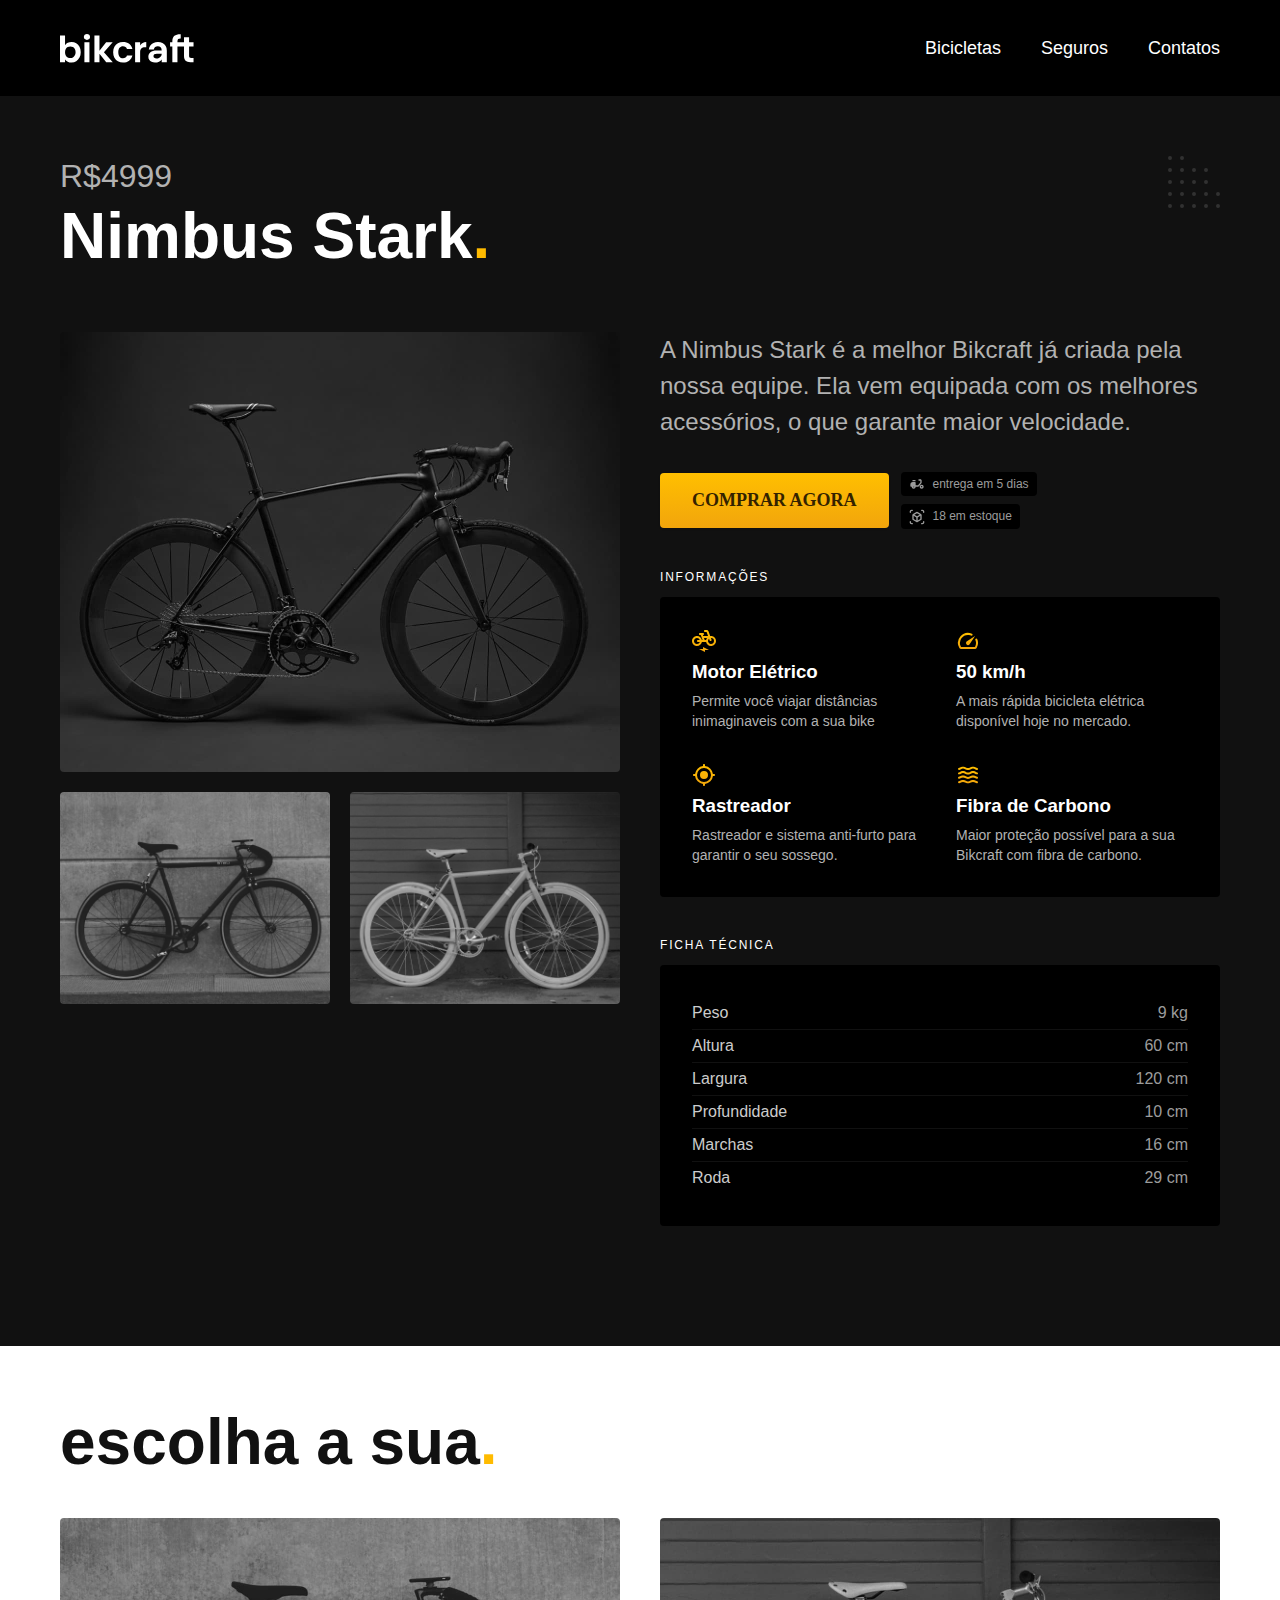
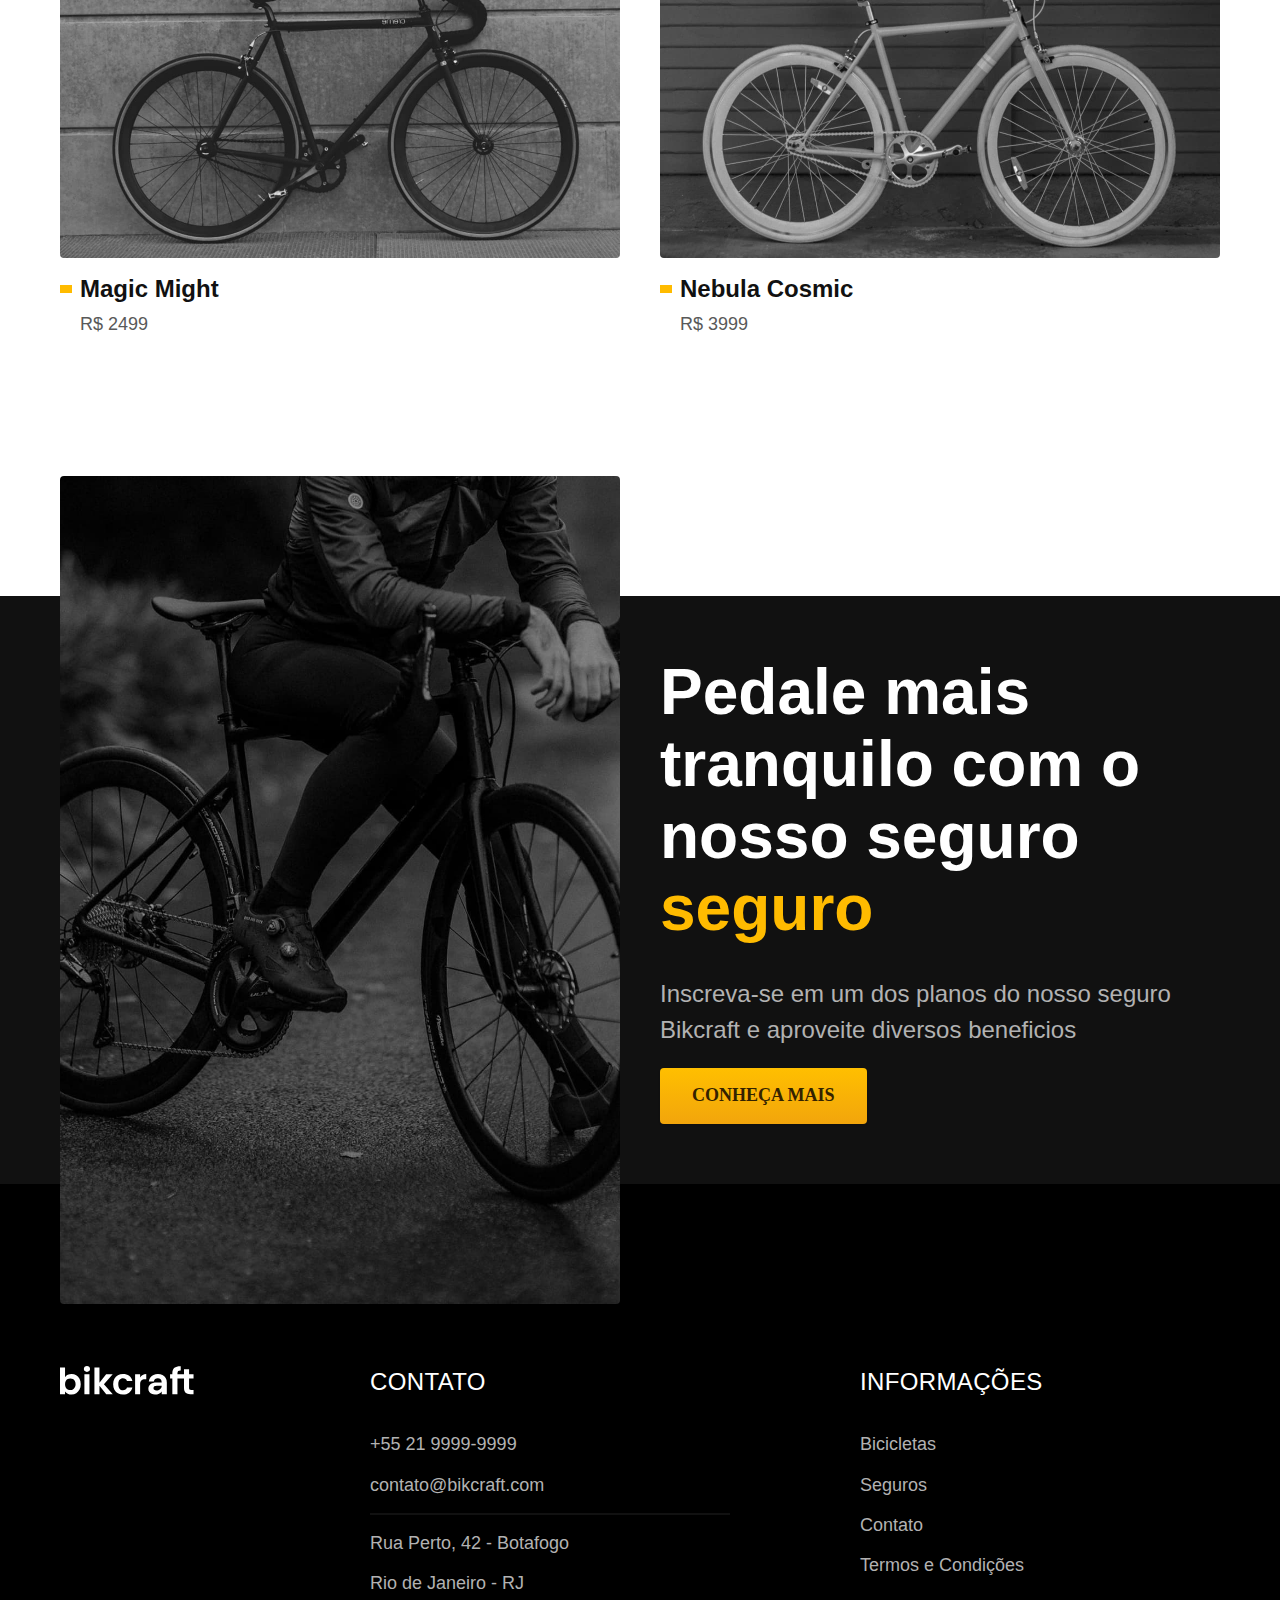
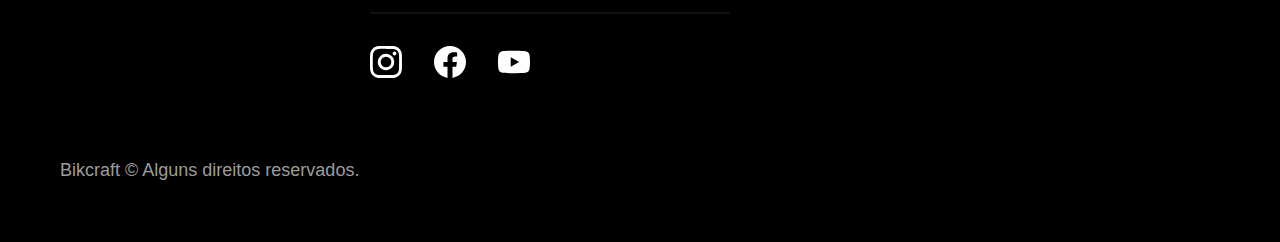
<file: bicicletas/nimbus.html>
<!DOCTYPE html>
<html lang="pt-br">
  <head>
    <meta charset="UTF-8" />
    <meta name="viewport" content="width=device-width, initial-scale=1.0" />
    <title>Nimbus</title>
    <meta name="description" content="bicicleta " />
    <link rel="stylesheet" href="../css/style.css" />
  </head>

  <body id="bicicleta">
    <header class="header-bg">
      <div class="header container">
        <a href="../"> <img src="../img/bikcraft.svg" alt="Bikcraft" /></a>
        <nav aria-label="primaria">
          <ul class="header-menu font-1-m cor-0">
            <li><a href="../bicicletas.html">Bicicletas</a></li>
            <li><a href="../seguros.html">Seguros</a></li>
            <li><a href="../contato.html">Contatos</a></li>
          </ul>
        </nav>
      </div>
    </header>

    <main class="titulo-bg">
      <div>
        <div class="titulo container">
          <p class="font-2-xl cor-5">R$4999</p>
          <h1 class="font-1-xxl cor-0">
            Nimbus Stark<span class="cor-p1">.</span>
          </h1>
        </div>
      </div>

      <div class="bicicleta container">
        <div class="bicicleta-imagens">
          <img src="../img/bicicleta/nimbus1.jpg" alt="" />
          <img src="../img/bicicleta/nimbus2.jpg" alt="" />
          <img src="../img/bicicleta/nimbus3.jpg" alt="" />
        </div>
        <div class="bicicleta-conteudo">
          <p class="font-2-l cor-5">
            A Nimbus Stark é a melhor Bikcraft já criada pela nossa equipe. Ela
            vem equipada com os melhores acessórios, o que garante maior
            velocidade.
          </p>
          <div class="bicicleta-comprar">
            <a class="botao" href="../orcamento.html">Comprar Agora</a>
            <span class="font-1-xs cor-6">
              <img src="../img/icones/entrega.svg" alt="" /> entrega em 5
              dias</span
            >
            <span class="font-1-xs cor-6">
              <img src="../img/icones/estoque.svg" alt="" /> 18 em estoque</span
            >
          </div>

          <h2 class="font-1-xs cor-0">Informações</h2>
          <ul class="bicicleta-informacoes">
            <li>
              <img src="../img/icones/eletrica.svg" alt="" />
              <h3 class="font-m cor-0">Motor Elétrico</h3>
              <p class="font-2-xs cor-5">
                Permite você viajar distâncias inimaginaveis com a sua bike
              </p>
            </li>
            <li>
              <img src="../img/icones/velocidade.svg" alt="" />
              <h3 class="font-m cor-0">50 km/h</h3>
              <p class="font-2-xs cor-5">
                A mais rápida bicicleta elétrica disponível hoje no mercado.
              </p>
            </li>
            <li>
              <img src="../img/icones/rastreador.svg" alt="" />
              <h3 class="font-m cor-0">Rastreador</h3>
              <p class="font-2-xs cor-5">
                Rastreador e sistema anti-furto para garantir o seu sossego.
              </p>
            </li>
            <li>
              <img src="../img/icones/carbono.svg" alt="" />
              <h3 class="font-m cor-0">Fibra de Carbono</h3>
              <p class="font-2-xs cor-5">
                Maior proteção possível para a sua Bikcraft com fibra de
                carbono.
              </p>
            </li>
          </ul>

          <h2 class="font-1-xs cor-0">Ficha Técnica</h2>

          <ul class="bicicleta-ficha font-2-s cor-4">
            <li>Peso <span>9 kg</span></li>
            <li>Altura <span>60 cm</span></li>
            <li>Largura <span>120 cm</span></li>
            <li>Profundidade <span>10 cm</span></li>
            <li>Marchas <span>16 cm</span></li>
            <li>Roda <span>29 cm</span></li>
          </ul>
        </div>
      </div>
    </main>

    <article class="bicicletas-lista container">

      <h2 class=" font-1-xxl"> escolha a sua<span class="cor-p1">.</span> </h2> 
      <ul>
  
      <li>                 
          <a href="./magic.html">  
          <img src="../img/bicicletas/magic.jpg" alt="Bicicleta preta">
          <h3 class="font-1-xl">Magic Might</h3>
          <span class="font-2-m cor-8">R$ 2499</span>
          </a>
      </li>
  
  
      <li>                 
          <a href="./nebula.html">  
          <img src="../img/bicicletas/nebula.jpg" alt="Bicicleta preta">
          <h3 class="font-1-xl">Nebula Cosmic</h3>
          <span class="font-2-m cor-8">R$ 3999</span>
          </a>
      </li>
  
      </ul> 

  </article>

  <article class="seguro-bg">
    <div class="seguro container">
      <div class="seguro-imagem">
        <img src="../img/fotos/seguros.jpg" alt="Pessoa parada em cima 
        de uma bicicleta">
      </div>
      <div class="seguro-conteudo">
        <h2 class="font-1-xxl cor-0">Pedale mais tranquilo com o nosso seguro <span class="cor-p1">seguro</span></h2>
        <p class="font-2-l cor-5">Inscreva-se em um dos planos do nosso seguro Bikcraft e aproveite
          diversos beneficios</p>
          <a class="botao" href="../seguros.html">Conheça Mais</a>

      </div>

    </div>

  </article>

    <footer class="footer-bg">
      <div class="footer container">
        <img src="../img/bikcraft.svg" alt="Bikcraft" />
        <div class="footer-contato">
          <h3 class="font-2-l-b cor-0">Contato</h3>
          <ul class="font-2-m cor-5">
            <li><a href="tel:+55 21 9999-9999">+55 21 9999-9999</a></li>
            <li>
              <a href="mailto:contato@bikcraft.com">contato@bikcraft.com</a>
            </li>
            <li>Rua Perto, 42 - Botafogo</li>
            <li>Rio de Janeiro - RJ</li>
          </ul>
          <div class="footer-redes">
            <a href="../">
              <img src="../img/redes/instagram.svg" alt="Instagram" />
            </a>
            <a href="./">
              <img src="../img/redes/facebook.svg" alt="Facebook" />
            </a>
            <a href="../">
              <img src="../img/redes/youtube.svg" alt="Youtube" />
            </a>
          </div>
        </div>
        <div class="footer-informacoes">
          <h3 class="font-2-l-b cor-0">Informações</h3>
          <nav>
            <ul class="font-1-m cor-5">
              <li><a href="../bicicletas.html">Bicicletas</a></li>
              <li><a href="../seguros.html">Seguros</a></li>
              <li><a href="../contato.html">Contato</a></li>
              <li><a href="../termos.html">Termos e Condições</a></li>
            </ul>
          </nav>
        </div>
        <p class="footer-copy font-2-m cor-6">
          Bikcraft © Alguns direitos reservados.
        </p>
      </div>
    </footer>
  </body>
</html>
</file>
<file: css/style.css>
@import "./global/global.css";
@import "./utilidades/tipografia.css";
@import "./utilidades/cores.css";


@import "./global/header.css";
@import "./global/footer.css";

/*Utilidades*/
@import "./utilidades/componentes.css";
@import "./utilidades/formulario.css";

/* Home*/
@import "./home/introducao.css";
@import "./home/tecnologia.css";
@import "./home/parceiros.css";
@import "./home/depoimento.css";


/* Bicicletas*/
@import "./bicicletas/bicicletas-lista.css";
@import "./bicicletas/bicicletas.css";


/* Bicicleta*/
@import "./bicicleta/bicicleta.css";
@import "./bicicleta/seguro.css";



/* Seguros*/
@import "./seguros/seguros.css";
@import "./seguros/vantagens.css";
@import "./seguros/perguntas.css";


/* contato*/
@import "./contato/contato.css";
@import "./contato/lojas.css";


/* termos*/
@import "./termos/termos.css";

/* Orçamento*/
@import "./orcamento/orcamento.css";
</file>
